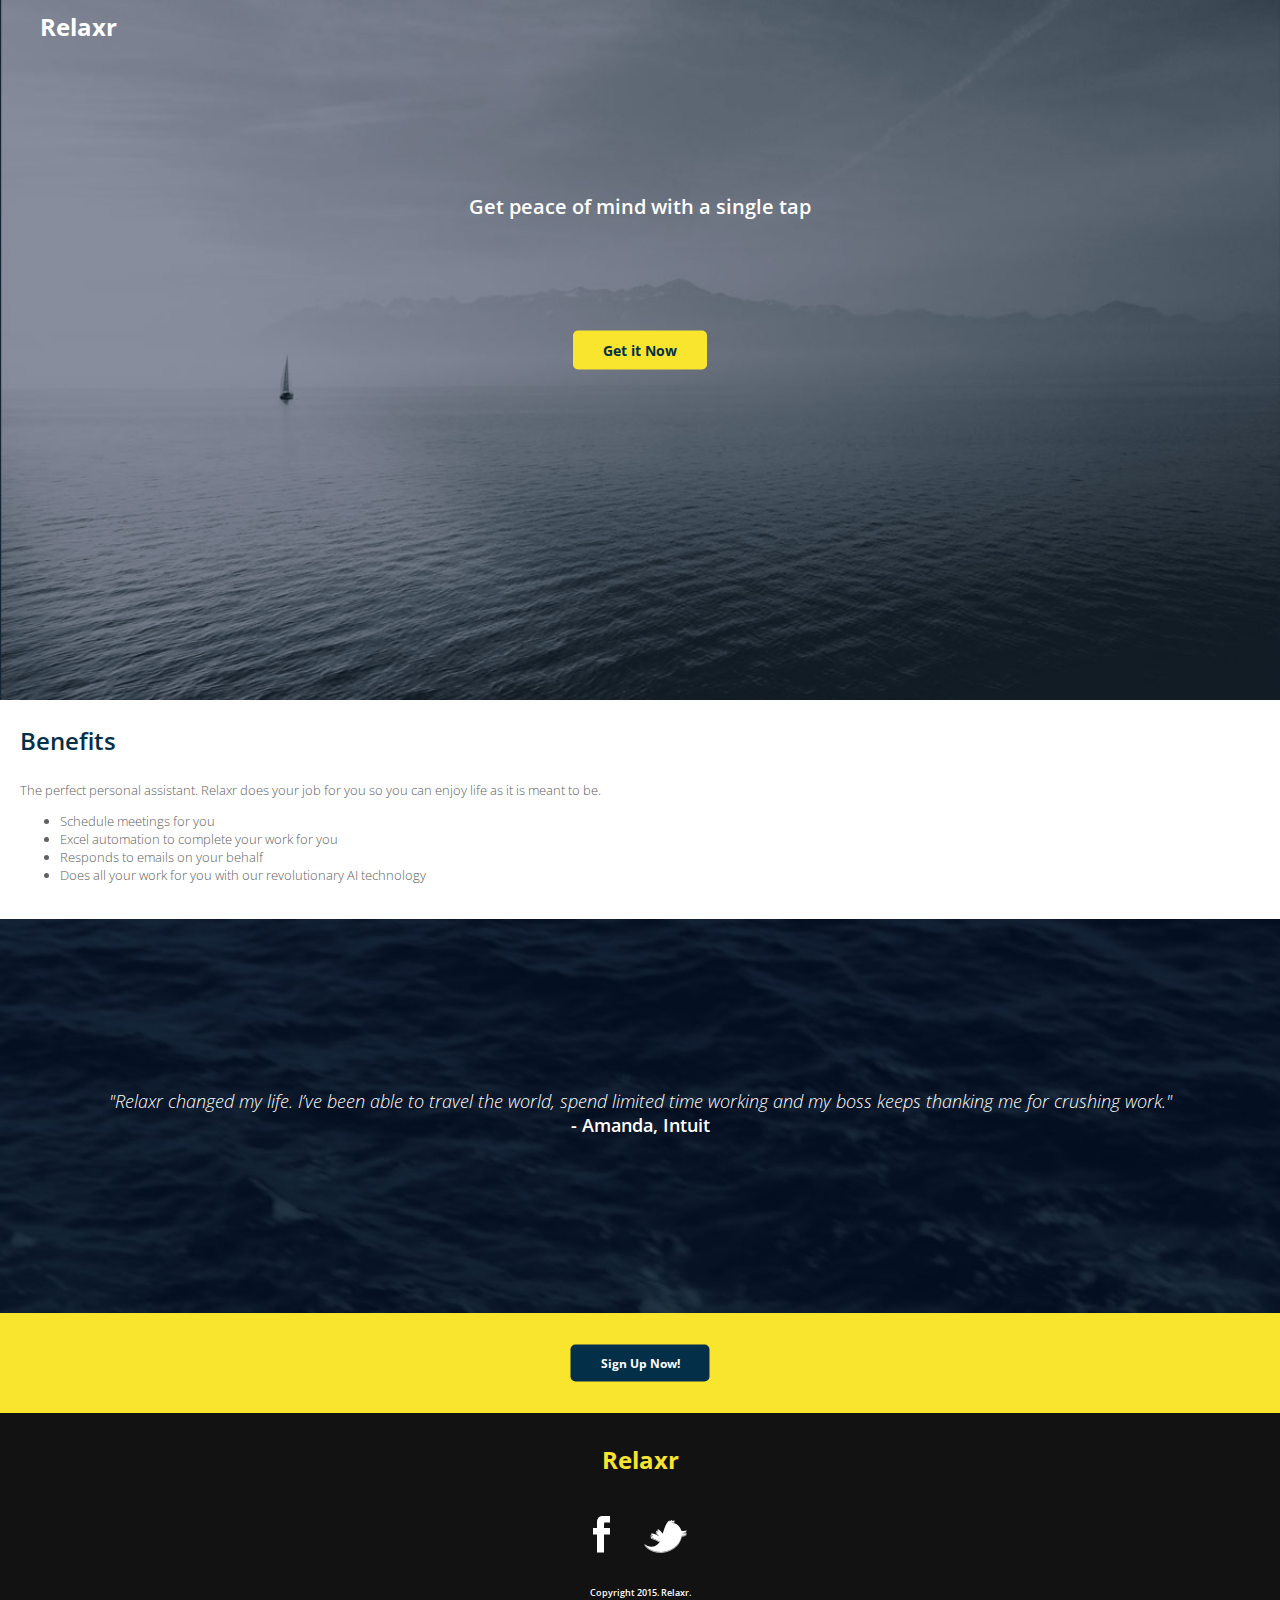
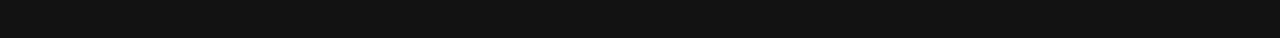
<file: Assignment 2/index.html>
<!DOCTYPE html>
<html lang="en">
	<head>
    	<meta charset="utf-8">
    	<link href="https://fonts.googleapis.com/css?family=Open+Sans:300,300i,400,400i,600,700,800" rel="stylesheet">
		<title>Relaxr</title>

		<!-- external CSS link -->
		<link rel="stylesheet" href="css/normalize.css">
		<link rel="stylesheet" href="css/style.css">
	</head>
	
	<body>
		<div id="container">
			<header class="blocks">
				<ul> 
					<li id="header-logo" class="logo"><a href="#">Relaxr</a></li>
				</ul>
				<h2>Get peace of mind with a single tap</h2>
				<a id="gin-button" class="button" href="#">Get it Now</a>
			</header>

			<section id="benefits">
				<h3>Benefits</h3>
				<div id="ad-copy">
					<p>The perfect personal assistant. Relaxr does your job for you so you can enjoy life as it is meant to be.</p>
					<ul>
						<li>Schedule meetings for you</li>
						<li>Excel automation to complete your work for you</li>
						<li>Responds to emails on your behalf</li>
						<li>Does all your work for you with our revolutionary AI technology</li>
					</ul>
				</div>
			</section>

			<section id="testimonial">
				<p id="quote">"Relaxr changed my life. I’ve been able to travel the world, spend limited time working and my boss keeps thanking me for crushing work."<br><span id="source">- Amanda, Intuit</span></p>
			</section>
			
			<aside>
				<a id="signup-button" class="button" href="#">Sign Up Now!</a>
			</aside>
			
			<footer>
				<p id="footer-logo" class="logo"><a href="#">Relaxr</a></p>
				<nav id="social">
					<a class="social-links" href="http://www.facebook.com"><img src="images/facebook.png"></a>
					<a class="social-links" href="http://www.twitter.com"><img src="images/twitter.png"></a>
				</nav>
				<p id="copyright">Copyright 2015. Relaxr.</p>
			</footer>
		</div><!-- #container -->
	</body>
</html>
</file>
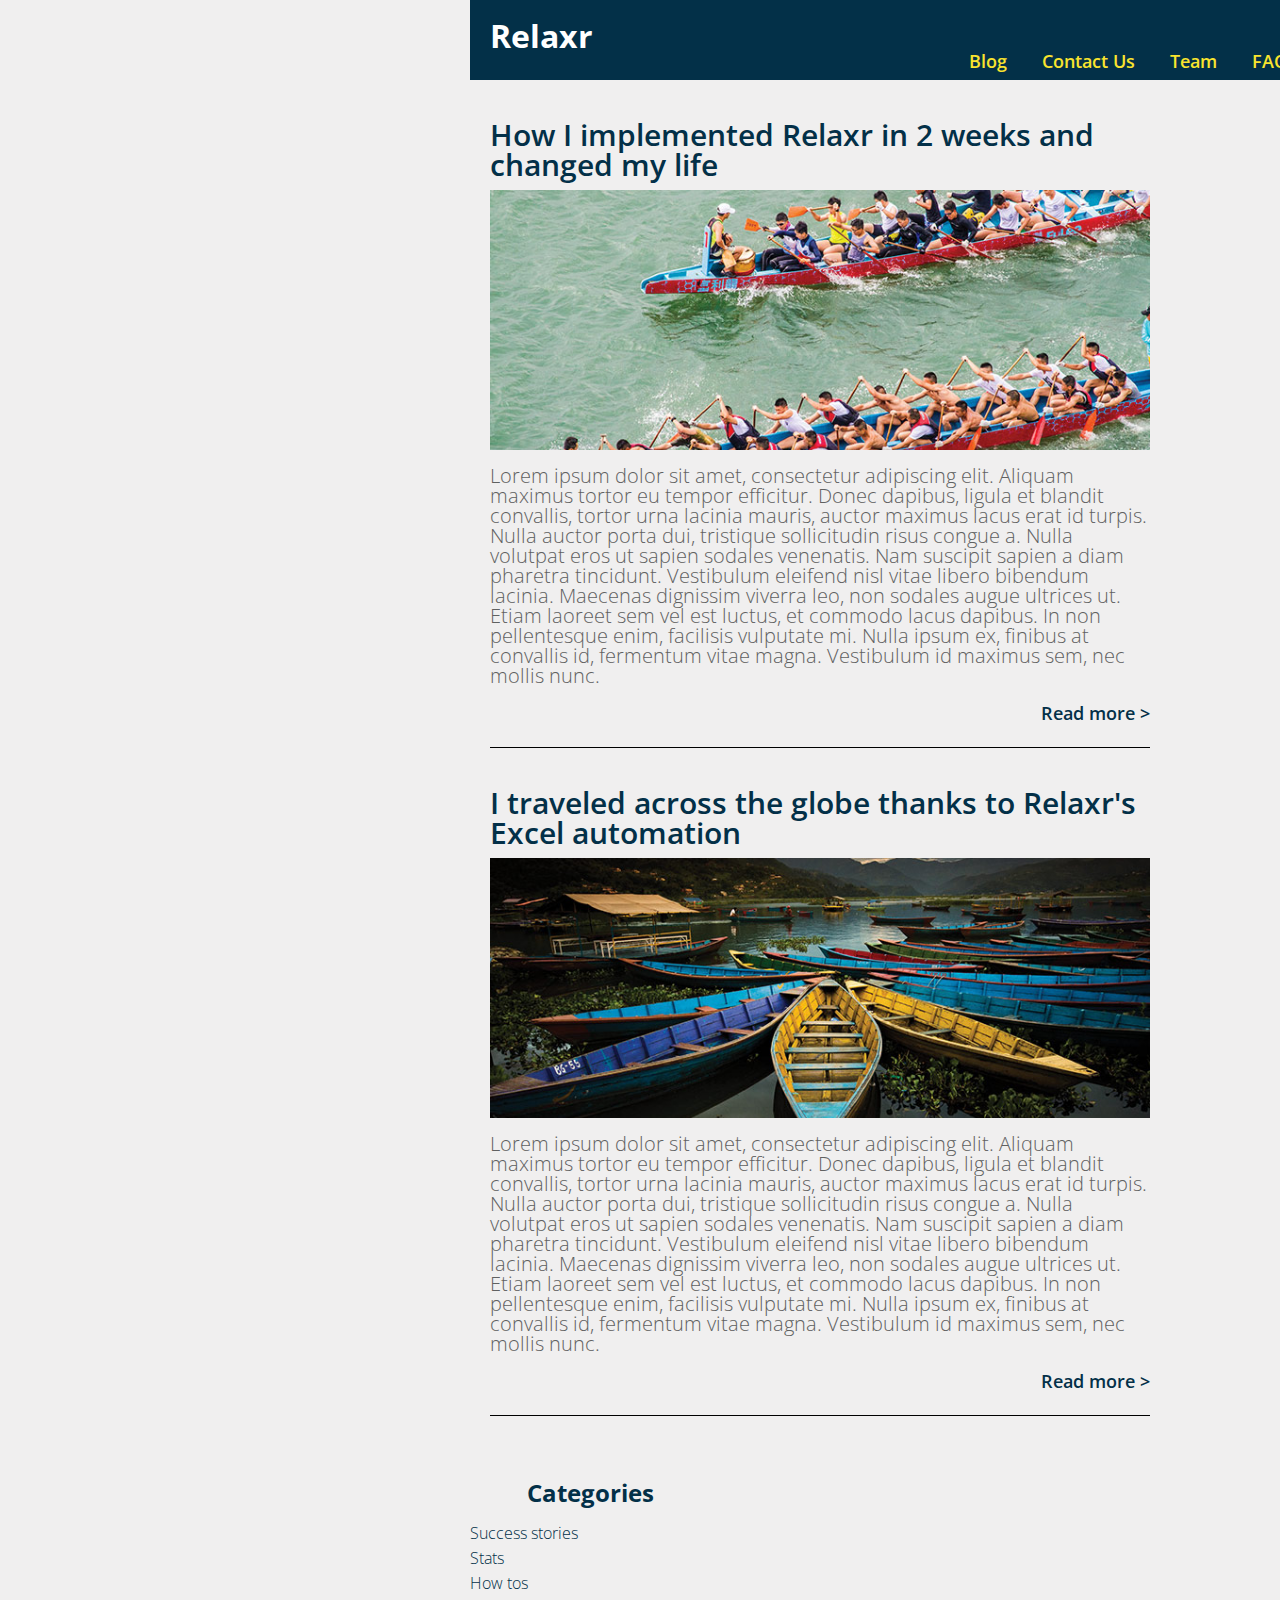
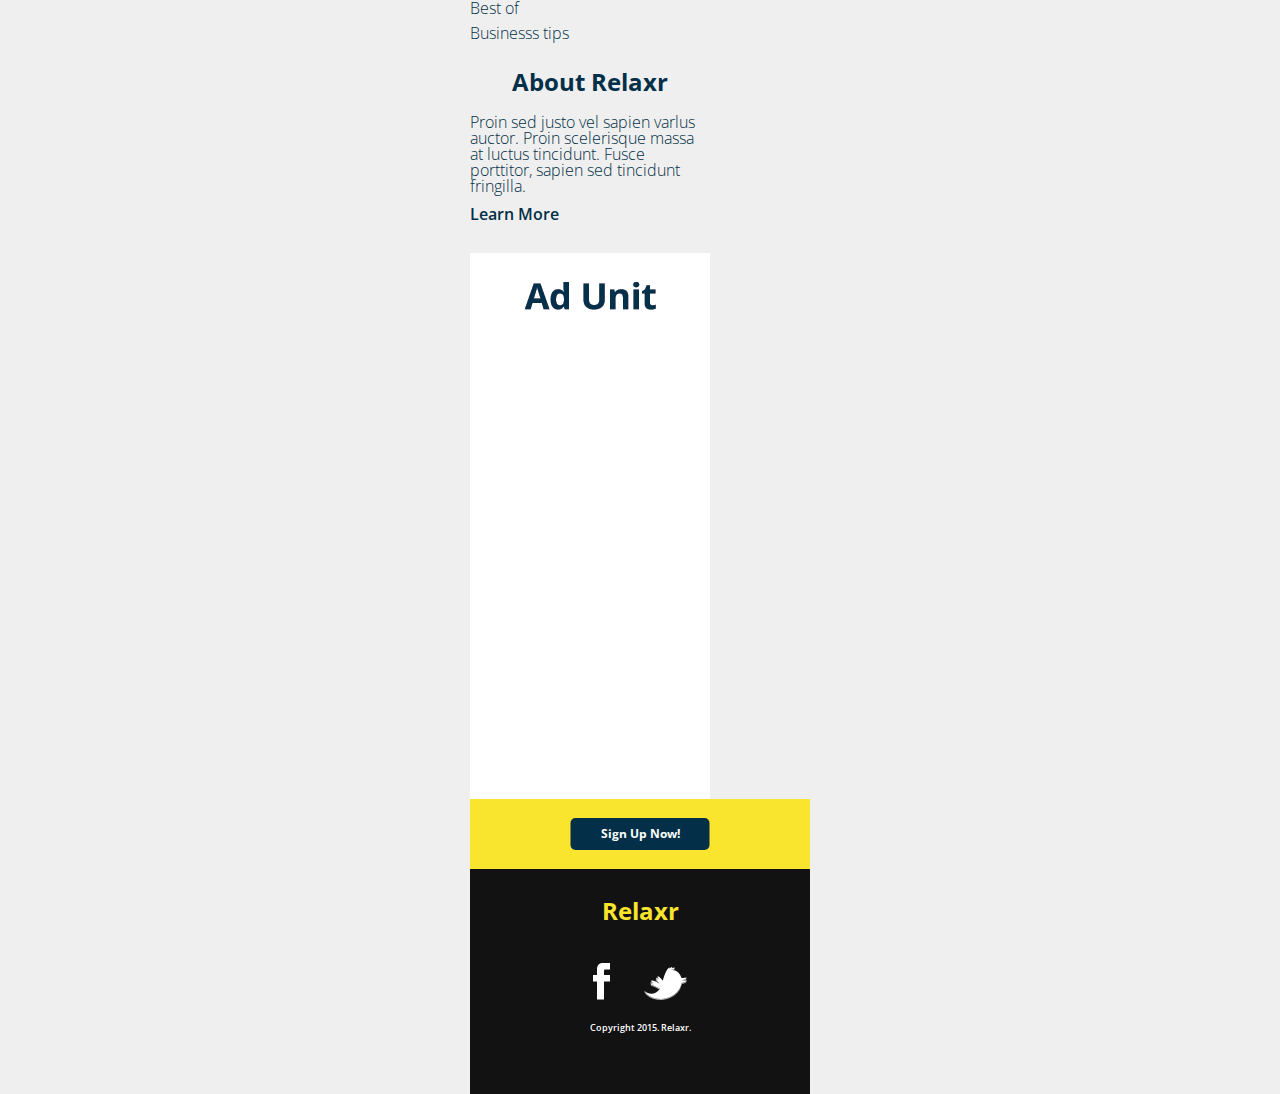
<file: Assignment 3/index.html>
<!DOCTYPE html>
<html>
<head>
	<title>Relaxr.</title>
	<link rel="stylesheet" href="./css/reset.css">
	<link href="https://fonts.googleapis.com/css?family=Open+Sans:300,300i,400,600,700,800" rel="stylesheet">
	<link rel="stylesheet" href="./css/style.css">
</head>

<body>

<header id="page-header">
	<p id="header-logo"><a href="#">Relaxr</a></p>
	<nav>
		<ul id="header-nav">
			<li><a href="#">About</a></li>
			<li><a href="#">FAQ</a></li>
			<li><a href="#">Team</a></li>
			<li><a href="#">Contact Us</a></li>
			<li><a href="#">Blog</a></li>
		</ul>
	</nav>
</header>
<section id="main">
	<article>
		<header class="article-header">
			<h1 class="header-text">How I implemented Relaxr in 2 weeks and changed my life</h1>
			<figure id="image-one" class="article-image"></figure>
		</header>
		<p class="article-text">Lorem ipsum dolor sit amet, consectetur adipiscing elit. Aliquam maximus tortor eu tempor efficitur. Donec dapibus, ligula et blandit convallis, tortor urna lacinia mauris, auctor maximus lacus erat id turpis. Nulla auctor porta dui, tristique sollicitudin risus congue a. Nulla volutpat eros ut sapien sodales venenatis. Nam suscipit sapien a diam pharetra tincidunt. Vestibulum eleifend nisl vitae libero bibendum lacinia. Maecenas dignissim viverra leo, non sodales augue ultrices ut. Etiam laoreet sem vel est luctus, et commodo lacus dapibus. In non pellentesque enim, facilisis vulputate mi. Nulla ipsum ex, finibus at convallis id, fermentum vitae magna. Vestibulum id maximus sem, nec mollis nunc.</p>
		<footer class="read-more"><a href="#">Read more ></a></footer>	
	</article>
	
	<article>
		<header class="article-header">
			<h1 class="header-text">I traveled across the globe thanks to Relaxr's Excel automation</h1>
			<figure id="image-two" class="article-image"></figure>
		</header>
		<p class="article-text">Lorem ipsum dolor sit amet, consectetur adipiscing elit. Aliquam maximus tortor eu tempor efficitur. Donec dapibus, ligula et blandit convallis, tortor urna lacinia mauris, auctor maximus lacus erat id turpis. Nulla auctor porta dui, tristique sollicitudin risus congue a. Nulla volutpat eros ut sapien sodales venenatis. Nam suscipit sapien a diam pharetra tincidunt. Vestibulum eleifend nisl vitae libero bibendum lacinia. Maecenas dignissim viverra leo, non sodales augue ultrices ut. Etiam laoreet sem vel est luctus, et commodo lacus dapibus. In non pellentesque enim, facilisis vulputate mi. Nulla ipsum ex, finibus at convallis id, fermentum vitae magna. Vestibulum id maximus sem, nec mollis nunc.</p>
		<footer class="read-more"><a href="#">Read more ></a></footer>	
	</article>
</section>

<section id="sidebar">
	<div class="sidebar-content">
		<h2>Categories</h2>
		<ul id="sidebar-nav">
			<li><a href="#">Success stories</a></li>
			<li><a href="#">Stats</a></li>
			<li><a href="#">How tos</a></li>
			<li><a href="#">Best of</a></li>
			<li><a href="#">Businesss tips</a></li>
		</ul>
	</div>
	<div class="sidebar-content">
		<h2>About Relaxr</h2>
		<p>Proin sed justo vel sapien varlus auctor. Proin scelerisque massa at luctus tincidunt.  Fusce porttitor, sapien sed tincidunt fringilla.</p>
		<a href="#">Learn More</a>
	</div>
	<div id="ad-unit">
	</div>
</section>

<aside id="signup">
	<a id="signup-button" class="button" href="#">Sign Up Now!</a>
</aside>
			
<footer id="page-footer">
	<p id="footer-logo"><a href="#">Relaxr</a></p>
	<nav id="social">
		<a class="social-links" href="http://www.facebook.com"><img src="images/facebook.png"></a>
		<a class="social-links" href="http://www.twitter.com"><img src="images/twitter.png"></a>
	</nav>
	<p id="copyright">Copyright 2015. Relaxr.</p>
</footer>

<script src="./js/script.js"></script>

</body>
</html>
</file>
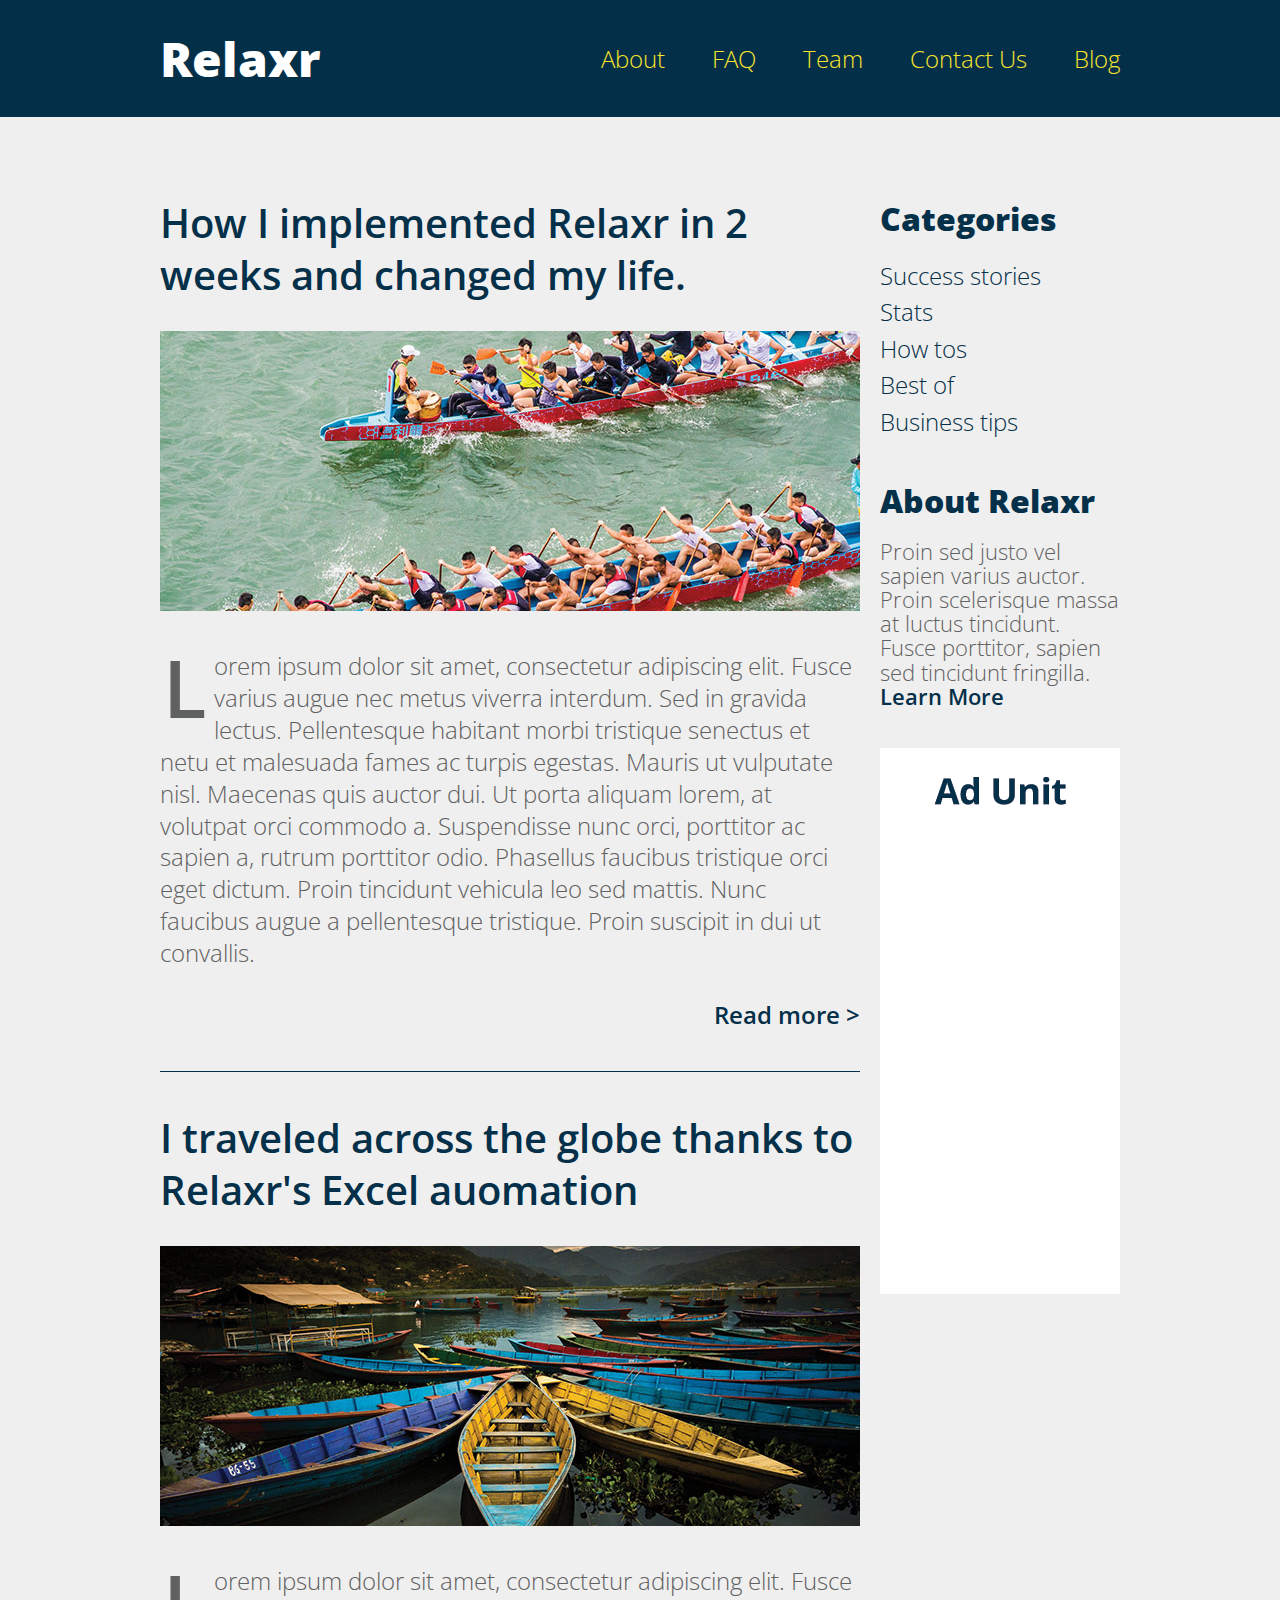
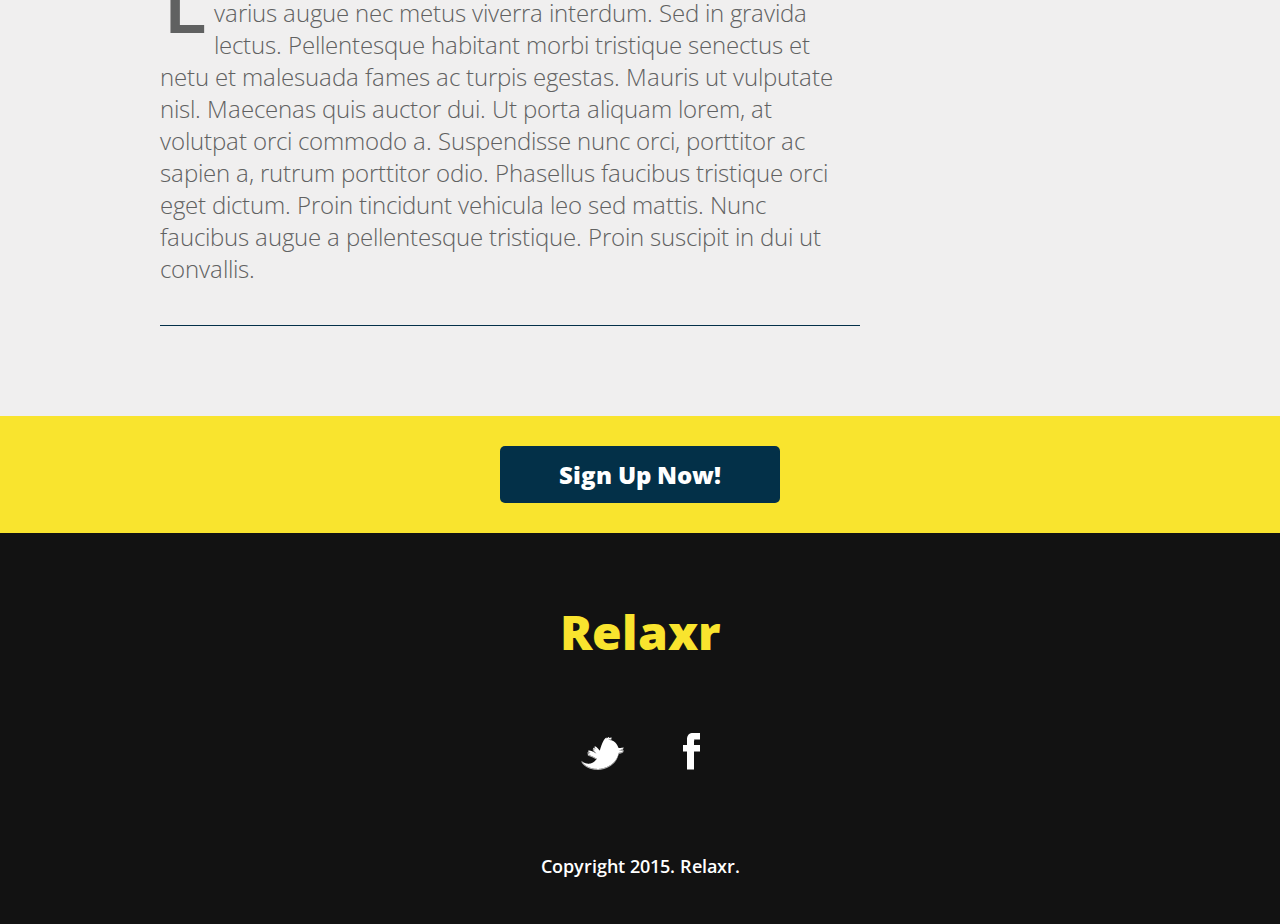
<file: Assignment 4/index.html>
<!DOCTYPE html>
<html>
	<head>
    
    	<meta name="description" content="The perfect personal assistant. Relaxr does your job for you so you can enjoy life as it is meant to be.">

		<title>Interactive Blog</title>
		

		<!-- external CSS links -->
		<link href='http://fonts.googleapis.com/css?family=Open+Sans:300italic,300,600,800' rel='stylesheet' type='text/css'>
		<link rel="stylesheet" href="css/reset.css">
		<link rel="stylesheet" href="css/style.css">
<script src="https://ajax.googleapis.com/ajax/libs/jquery/3.2.1/jquery.min.js"></script>

	</head>
	<body>
		<header>
			<div class="container">
				<h1 class="logo">Relaxr</h1>
				<nav>
					<ul>
						<li><a href="#">About</a></li>
						<li><a href="#">FAQ</a></li>
						<li><a href="#">Team</a></li>
						<li><a href="#">Contact Us</a></li>
						<li><a href="#">Blog</a></li>
					</ul>
				</nav>
			</div>
		</header>
		<section id="main">
			<div class="container">
				<section id="posts">
					<article class="post">
						<h2><a href="#">How I implemented Relaxr in 2 weeks and changed my life.</a></h2>
						<img src="images/blog_photo1.jpg" alt="Crew Meet">
						<p>Lorem ipsum dolor sit amet, consectetur adipiscing elit. Fusce varius augue nec metus viverra interdum. Sed in gravida lectus. Pellentesque habitant morbi tristique senectus et netu et malesuada fames ac turpis egestas. Mauris ut vulputate nisl.  Maecenas quis auctor dui. Ut porta aliquam lorem, at volutpat orci commodo a. Suspendisse nunc orci, porttitor ac sapien a, rutrum porttitor odio. Phasellus faucibus tristique orci eget dictum. Proin tincidunt vehicula leo sed mattis. Nunc faucibus augue a pellentesque tristique. Proin suscipit in dui ut convallis.</p>

						<p class="read-more"><a href="#">Read more &gt;</a></p>
						<p class="hide" id="show-this-on-click">Maecenas quis auctor dui. Ut porta aliquam lorem, at volutpat orci commodo a. Suspendisse nunc orci, porttitor ac sapien a, rutrum porttitor odio. Phasellus faucibus tristique orci eget dictum. Proin tincidunt vehicula leo sed mattis. Nunc faucibus augue a pellentesque tristique. Proin suscipit in dui ut convallis.</p>
						<p class="read-less hide"><a href="#">Read less &gt;</a></p>
					</article>
					<article class="post">
						<h2><a href="#">I traveled across the globe thanks to Relaxr's Excel auomation</a></h2>
						<img src="images/blog_photo2.jpg" alt="Canoes">
						<p>Lorem ipsum dolor sit amet, consectetur adipiscing elit. Fusce varius augue nec metus viverra interdum. Sed in gravida lectus. Pellentesque habitant morbi tristique senectus et netu et malesuada fames ac turpis egestas. Mauris ut vulputate nisl.  Maecenas quis auctor dui. Ut porta aliquam lorem, at volutpat orci commodo a. Suspendisse nunc orci, porttitor ac sapien a, rutrum porttitor odio. Phasellus faucibus tristique orci eget dictum. Proin tincidunt vehicula leo sed mattis. Nunc faucibus augue a pellentesque tristique. Proin suscipit in dui ut convallis.</p>

					</article>
				</section><!--
			--><aside id="sidebar">
					<h3>Categories</h3>
					<ul>
						<li><a href="#">Success stories</a></li>
						<li><a href="#">Stats</a></li>
						<li><a href="#">How tos</a></li>
						<li><a href="#">Best of</a></li>
						<li><a href="#">Business tips</a></li>
					</ul>
					<h3>About Relaxr</h3>
					<p>Proin sed justo vel sapien varius auctor. Proin scelerisque massa at luctus tincidunt. Fusce porttitor, sapien sed tincidunt fringilla.<br>
					<a href="#" class="learn-more">Learn More</a> <span class="hide" id="learn-more-text">Here is some more text about this fun thing!</p>
					<img src="images/ad-unit.png" alt="Ad Unit">
				</aside>
			</div>
		</section>

		<aside id="bottom-cta">
			<a class="button blue" href="#">Sign Up Now!</a>
		</aside>
		<footer>
			<h4 class="logo">Relaxr</h4>

			<ul>
				<li><a href="#"><img src="images/twitter.png" alt="Twitter logo"></a></li>
				<li><a href="#"><img src="images/facebook.png" alt="Facebook logo"></a></li>
			</ul>

			<p class="copyright">Copyright 2015. Relaxr.</p>
		</footer>
<script src="js/script.js"></script>


		<!-- jQuery files go here -->
	</body>
</html>
</file>
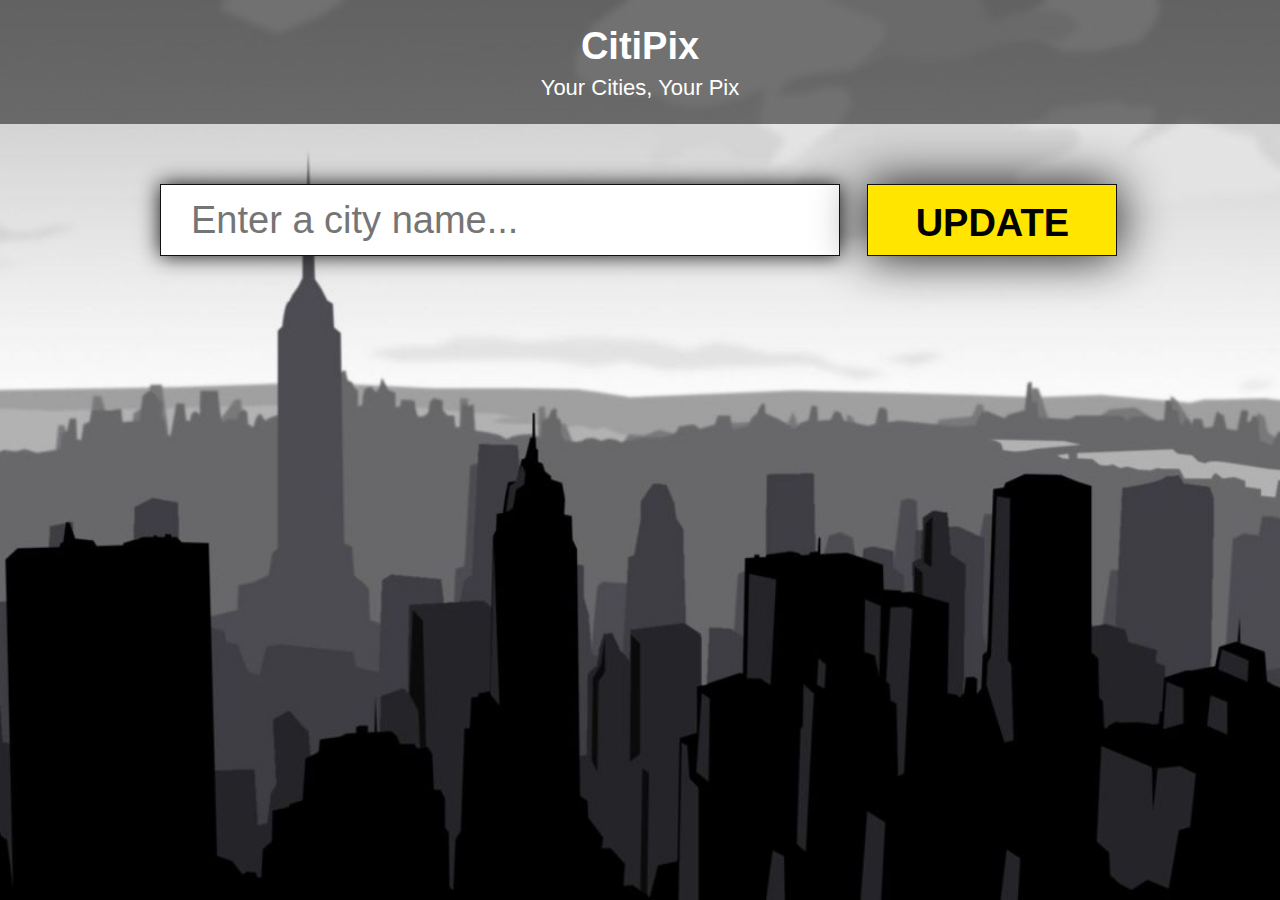
<file: Assignment 5/index.html>
<!DOCTYPE html>
<html lang="en">
<head>
<meta charset="utf-8">
<meta name="description" content="Your description goes here">
<meta name="keywords" content="one, two, three">
  <script src="https://ajax.googleapis.com/ajax/libs/jquery/3.2.1/jquery.min.js"></script>
<title>City Background</title>

<!-- external CSS link -->
<link rel="stylesheet" href="css/reset.css">
<link rel="stylesheet" href="css/style.css">

</head>
  <body>
    <header>
      <div class="title">
      <h1>CitiPix</h1>
      <p>Your Cities, Your Pix</p>
      </div>
    </header>
    <div class="container">
      <form>
      <input type="text" id="city-type" placeholder="Enter a city name...">
      <input type="submit" value="Update" id="submit-btn">
      </form>
    </div>


  <script src="js/index.js"></script>
  </body>
</html>
</file>
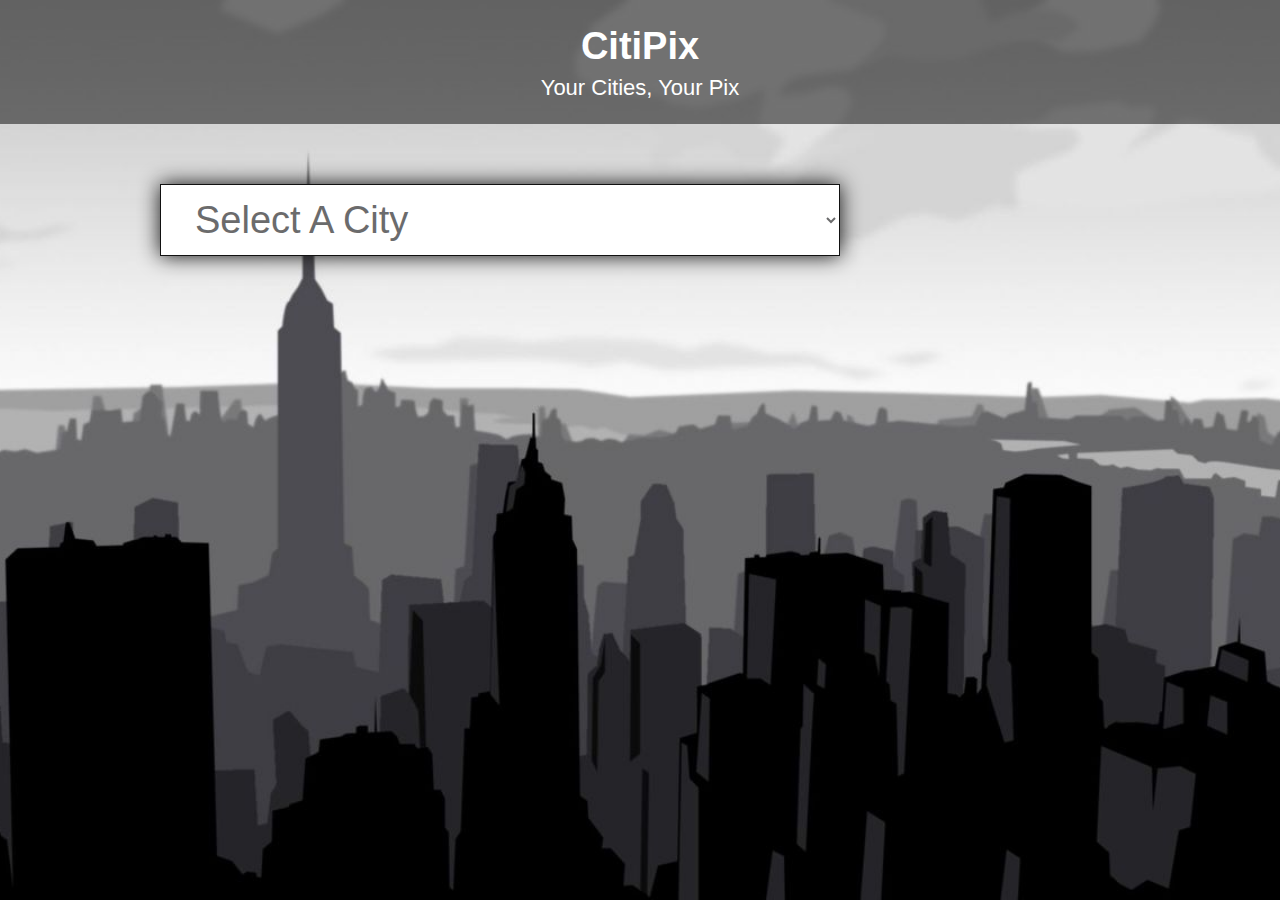
<file: Assignment 6/index.html>
<!DOCTYPE html>
<html lang="en">
<head>
  <meta charset="utf-8">
  <meta name="description" content="Your description goes here">
  <meta name="keywords" content="one, two, three">

  <title>City Background</title>

  <!-- external CSS link -->
  <link rel="stylesheet" href="css/reset.css">
  <link rel="stylesheet" href="css/style.css">

</head>
<body>
  <header>
    <div class="title">
    <h1>CitiPix</h1>
    <p>Your Cities, Your Pix</p>
    </div>
  </header>
  <div class="container">
    <form>
      <select id="city-type">
      </select>
    </form>
  </div>
  <script src="js/jquery.js"></script>
  <script src="js/index.js"></script>
</body>
</html>
</file>
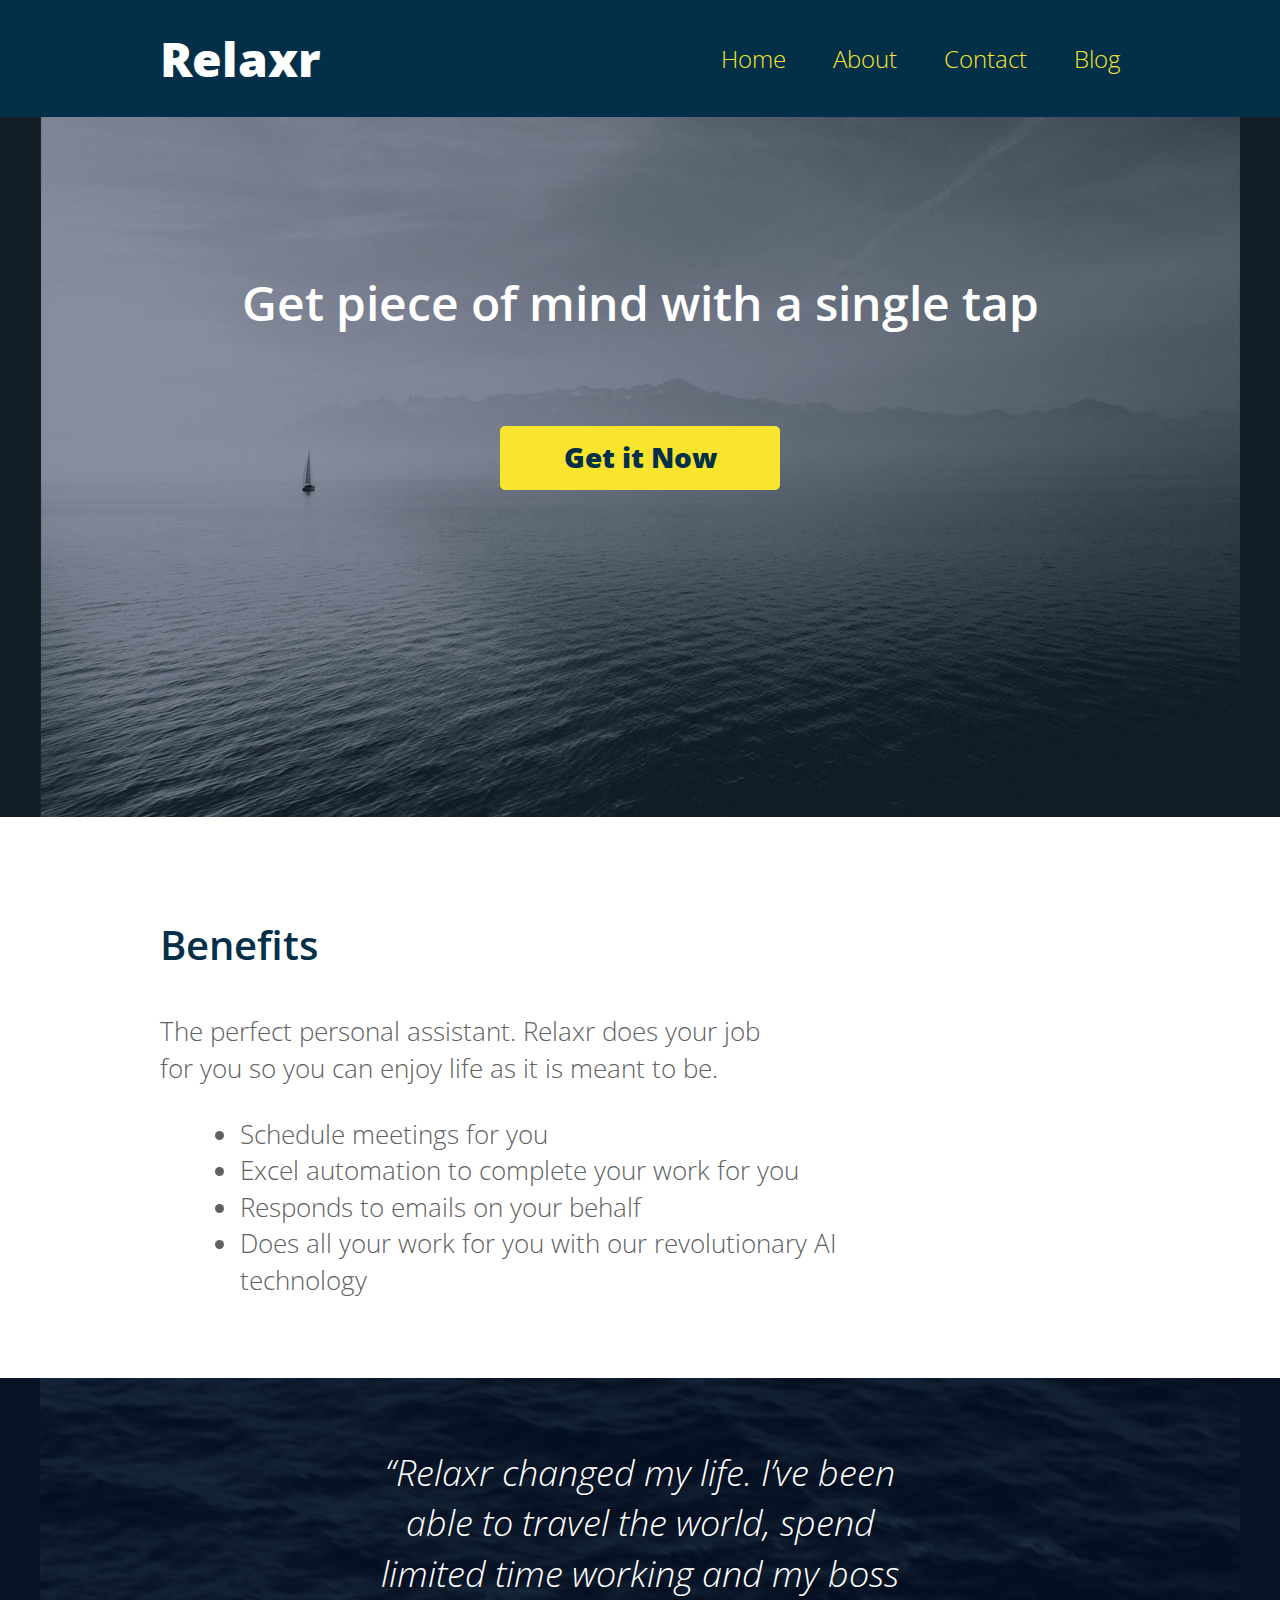
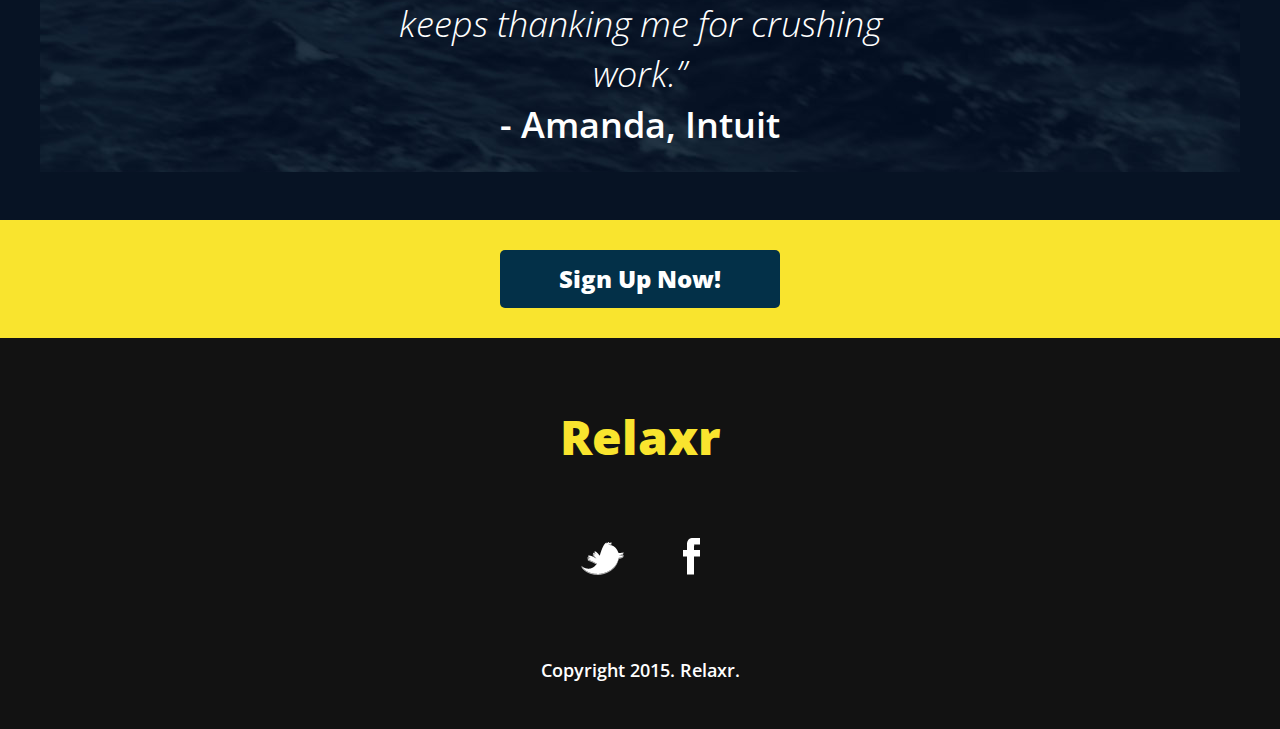
<file: Assignment 7/index.html>
<!DOCTYPE html>
<html lang="en">
	<head>
    	<meta charset="utf-8">
    	<meta name="description" content="The perfect personal assistant. Relaxr does your job for you so you can enjoy life as it is meant to be.">

		<title>Relaxr Landing Page</title>
		<link href='http://fonts.googleapis.com/css?family=Open+Sans:300italic,300,600,800' rel='stylesheet' type='text/css'>

		<!-- external CSS link -->
		<link rel="stylesheet" href="css/reset.css">
		<link rel="stylesheet" href="css/style.css">

	</head>
	<body>
		<header>
			<div class="container">
				<h1 class="logo">Relaxr</h1>
				<nav>
					<ul>
						<li>
							<div class="line"></div>
							<div class="line"></div>
							<div class="line"></div>
						</li>
						<li><a href="index.html">Home</a></li>
						<li><a href="#">About</a></li>
						<li><a href="#">Contact</a></li>
						<li><a href="blog.html">Blog</a></li>
					</ul>
				</nav>
			</div>
		</header>
		<section id="hero">
			<div class="container">
				<h2>Get piece of mind with a single tap</h2>
				<a class="button yellow" href="#">Get it Now</a>
			</div>
		</section>
		<section id="benefits">
			<div class="container">
				<h3>Benefits</h3>
				<p>The perfect personal assistant. Relaxr does your job for you so you can enjoy life as it is meant to be.</p>
				<ul>
					<li>Schedule meetings for you</li>
					<li>Excel automation to complete your work for you</li>
					<li>Responds to emails on your behalf</li>
					<li>Does all your work for you with our revolutionary AI technology</li>
				</ul>
			</div>
		</section>
		<section id="testimonial">
			<div class="container">
				<blockquote>&ldquo;Relaxr changed my life. I&rsquo;ve been able to travel the world, spend limited time working and my boss keeps thanking me for crushing work.&rdquo;
				<span>- Amanda, Intuit</span></blockquote>
			</div>
		</section>
		<aside id="bottom-cta">
			<a class="button blue" href="#">Sign Up Now!</a>
		</aside>
		<footer>
			<h4 class="logo">Relaxr</h4>

			<ul>
				<li><a href="#"><img src="images/twitter.png" alt="Twitter logo"></a></li>
				<li><a href="#"><img src="images/facebook.png" alt="Facebook logo"></a></li>
			</ul>

			<p class="copyright">Copyright 2015. Relaxr.</p>
		</footer>
		<script src="https://ajax.googleapis.com/ajax/libs/jquery/3.2.1/jquery.min.js"></script>
		<script src="js/index.js"></script>
	</body>
</html>
</file>
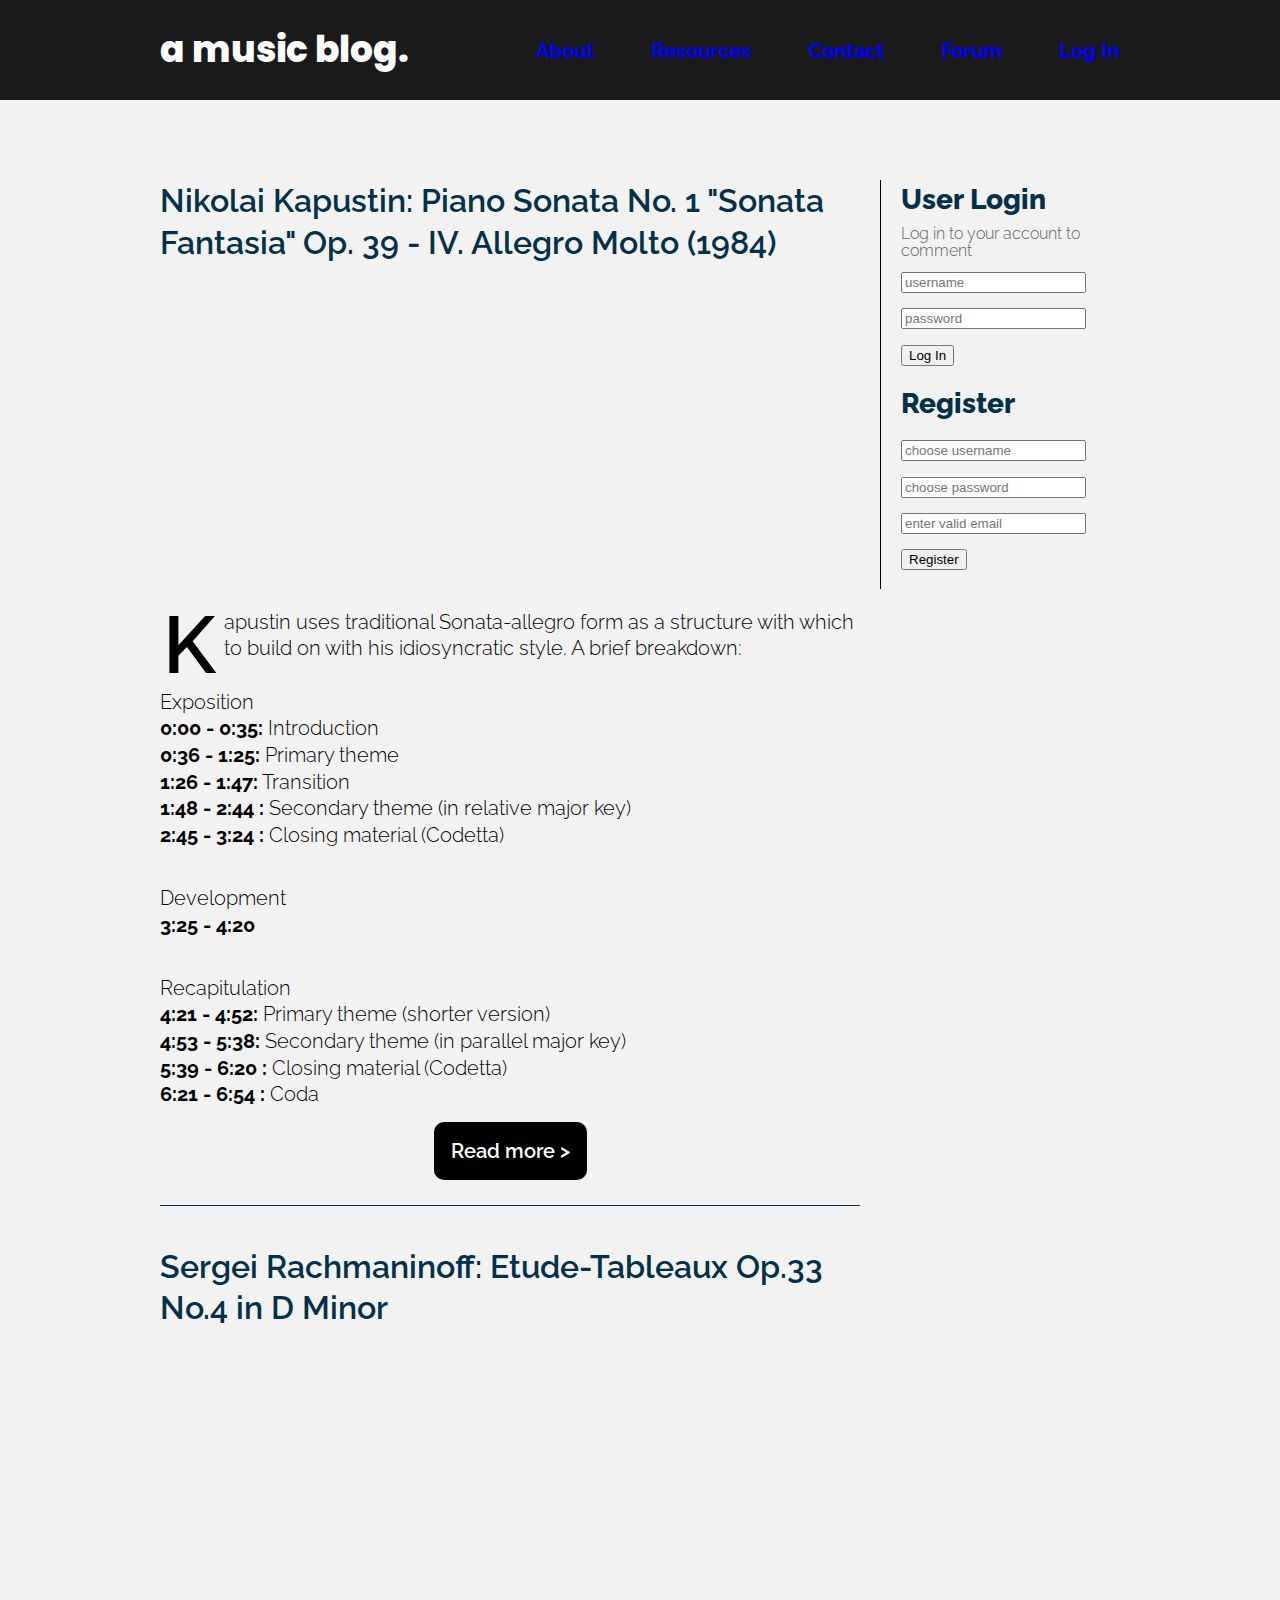
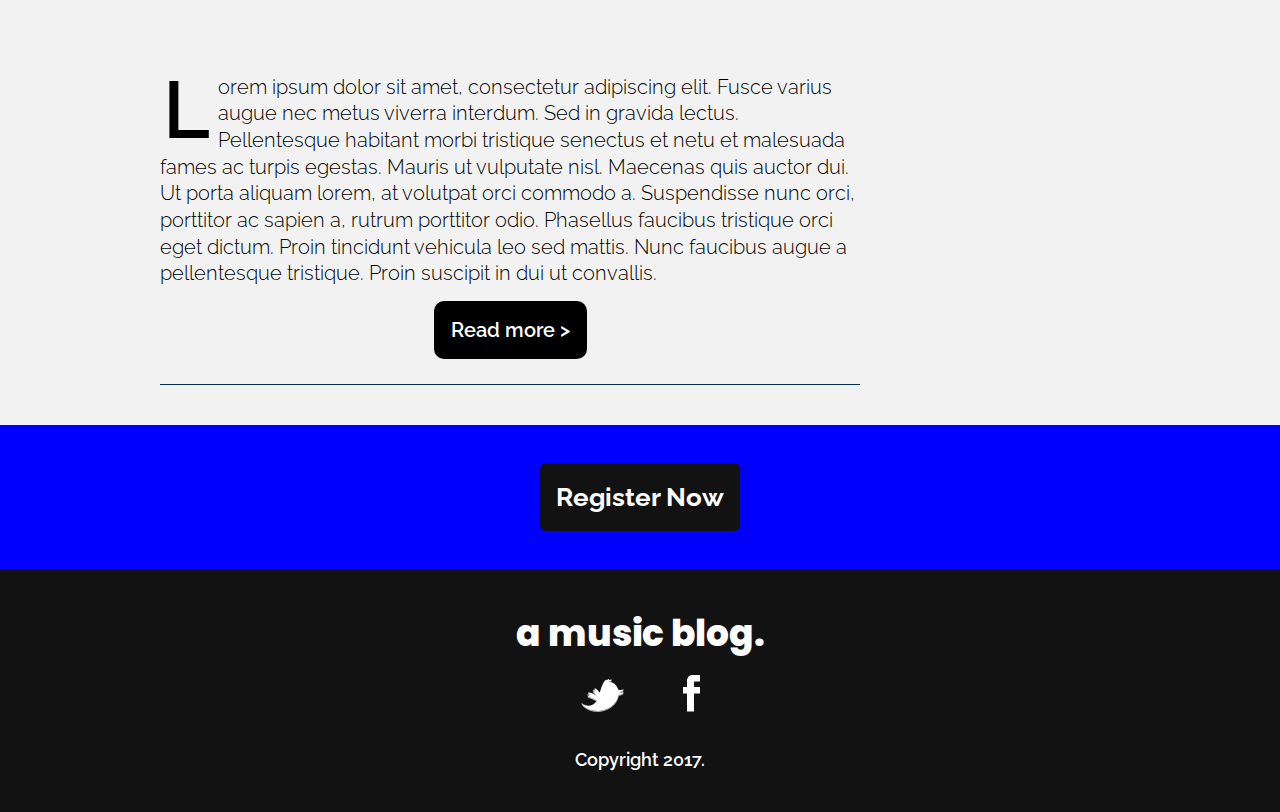
<file: Final Project/index.html>
<!DOCTYPE html>
<html>
<head>
	<title>con alcune licenze: a music blog</title>
		<meta name="referrer" content="origin">

	<link href='http://fonts.googleapis.com/css?family=Open+Sans:300italic,300,600,800' rel='stylesheet' type='text/css'>
	<link href="https://fonts.googleapis.com/css?family=Raleway:300,300i,400,400i,500,500i,600,600i,700,700i,800" rel="stylesheet">
	<link href="https://fonts.googleapis.com/css?family=Poppins:400,500,600,700" rel="stylesheet">
	<link rel="stylesheet" href="css/reset.css">
	<link rel="stylesheet" href="css/style.css">
	<script src="https://ajax.googleapis.com/ajax/libs/jquery/3.2.1/jquery.min.js"></script>

</head>

<body>
	<div id="page-content">
		<header>
			<div class="container">
				<h1 class="logo"><a id="top-logo" href="#">a music blog.</a></h1>
				<nav>
					<ul>
						<li>
              				<div class="line"></div>
              				<div class="line"></div>
              				<div class="line"></div>
            			</li>
						<li><a href="#">About</a></li>
						<li><a href="#">Resources</a></li>
						<li><a href="#">Contact</a></li>
						<li><a href="#">Forum</a></li>
						<li><a href="#username">Log In</a></li>
					</ul>
				</nav>
			</div>
		</header>
		<section id="main">
			<div class="container">
				<section id="posts">
					<article class="post">
						<h2><a href="#">Nikolai Kapustin: Piano Sonata No. 1 "Sonata Fantasia" Op. 39 - IV. Allegro Molto (1984)</a></h2>
						<iframe class="youtube" width="560" height="315" src="https://www.youtube.com/embed/mTTpefuYAcQ" frameborder="0" allowfullscreen></iframe>
						
						<p>Kapustin uses traditional Sonata-allegro form as a structure with which to build on with his idiosyncratic style.  A brief breakdown:</br></br>
						
						<h6>Exposition</h6>
						<ul>
							<li><span class="times">0:00 - 0:35:</span> Introduction</li>
							<li><span class="times">0:36 - 1:25:</span> Primary theme</li>
							<li><span class="times">1:26 - 1:47:</span> Transition</li>
							<li><span class="times">1:48 - 2:44  :</span> Secondary theme (in relative major key)</li>
							<li><span class="times">2:45 - 3:24  :</span> Closing material (Codetta)</li>
						</ul></br>
						
						<h6>Development</h6>
						<ul>
							<li><span class="times">3:25 - 4:20</span></li>
							
						</ul></br>
						
						<h6>Recapitulation</h6>
						<ul>
							<li><span class="times">4:21 - 4:52:</span> Primary theme (shorter version)</li>
							<li><span class="times">4:53 - 5:38:</span> Secondary theme (in parallel major key)</li>
							<li><span class="times">5:39 - 6:20  :</span> Closing material (Codetta)</li>
							<li><span class="times">6:21 - 6:54  :</span> Coda</li>
						</ul>

						</p>

						<p class="read-more"><a href="#">Read more &gt;</a></p>
						<div class="hide show-this-on-click"></br><p>The sonata begins with a short but energetic introduction in d minor. There is a "call-and-response" thing going on here, where the bass poses a question, then the treble clef answers with a few chords. A fast run of 16th notes leads to the next question and answer. Kapustin uses lots of extended chords such as major and minor 9ths and 11ths to build on top of the deep bass notes.  A few variations of this lead to a mini-ending which arpeggiates up the keyboard and rings out</p>

						</br><p>The primary theme in D minor begins with a short pickup in the bass.  It is a highly syncopated theme first defined in triads and thirds:</p>
						
						</br><img class="music-pic" src="images/fig1.png">

						</br><p>After a brief transition and a similar pause to the end of the introduciton, the secondary theme is introduced.  It is a jaunty, syncopated, jazzy melody in F major:</p>

						</br><img class="music-pic" src="images/fig2.png">
						</div>

						<p class="read-less hide"><a href="#">Read less &gt;</a></p>
						
					</article>
					
					<article class="post">
						<h2><a href="#">Sergei Rachmaninoff: Etude-Tableaux Op.33 No.4 in D Minor</a></h2>
						<iframe class="youtube" width="560" height="315" src="https://www.youtube.com/embed/rQG8IeClBkw" frameborder="0" allowfullscreen></iframe>
						<p>Lorem ipsum dolor sit amet, consectetur adipiscing elit. Fusce varius augue nec metus viverra interdum. Sed in gravida lectus. Pellentesque habitant morbi tristique senectus et netu et malesuada fames ac turpis egestas. Mauris ut vulputate nisl.  Maecenas quis auctor dui. Ut porta aliquam lorem, at volutpat orci commodo a. Suspendisse nunc orci, porttitor ac sapien a, rutrum porttitor odio. Phasellus faucibus tristique orci eget dictum. Proin tincidunt vehicula leo sed mattis. Nunc faucibus augue a pellentesque tristique. Proin suscipit in dui ut convallis.</p>

						<p class="read-more"><a href="#">Read more &gt;</a></p>
						<div class="hide show-this-on-click"></br><p>Ut gravida leo sit amet tortor tincidunt, vitae euismod tortor rutrum. Nam ac lorem consectetur nulla efficitur eleifend. Duis vehicula erat nulla, a sollicitudin tellus ornare eget. Duis pellentesque aliquet posuere. Proin scelerisque diam venenatis, sollicitudin leo a, auctor libero. Class aptent taciti sociosqu ad litora torquent per conubia nostra, per inceptos himenaeos. Nunc mi magna, varius gravida rutrum quis, mollis non felis.


						</p>
   						</br><img class="music-pic" src="images/fig3.png">
   						</br><p>Ut eget lobortis diam, sit amet lacinia nulla. Donec maximus euismod ante. Etiam tristique nec augue eu tincidunt. Donec facilisis suscipit lacus, sagittis scelerisque mi vulputate eu. Fusce a leo tristique, sollicitudin dolor ac, accumsan nibh. Suspendisse gravida efficitur sodales. Suspendisse blandit sodales nisl. Morbi at feugiat lorem.</p>
   						</br><img class="music-pic" src="images/fig4.png">
   						<p>Curabitur dapibus laoreet nibh non ullamcorper. Praesent gravida metus risus, vel commodo nulla lobortis vel. Nullam lobortis id odio vitae lobortis. Praesent enim risus, tincidunt a urna in, dictum ullamcorper lorem. Donec sed metus sed velit pretium suscipit faucibus in massa. Mauris interdum hendrerit aliquet. Duis iaculis viverra nibh, non aliquam arcu.</p>

						</div>
						
						<p class="read-less hide"><a href="#">Read less &gt;</a></p>

					</article>
				</section><!--
			--><aside id="sidebar">
					<h3>User Login</h3>
					<p id="login-text">Log in to your account to comment</p>
					<form >
						<input id="username" class="login" type="text" placeholder="username"></input>
						<input class="login" type="password" placeholder="password"></input></br>
						<input id="submit-button" type="submit" value="Log In"></input>
						
					</form>
					 
					<h3>Register</h3>
					<form name="register" action="https://formspree.io/bryansaylor1@gmail.com"  method="POST">
						
						<input id="select-username" name="chooseUsername" type="text" placeholder="choose username">
						<input name="choosePassword" type="password" placeholder="choose password">
						<input name="enterEmail" type="email" placeholder="enter valid email">
						<input type="submit" name="registerBtn" value="Register">


					</form>
					
				</aside>
			</div>
		</section>
		<aside id="register-btn-area">
			<a id="register-btn" href="#select-username">Register Now</a>
		</aside>
		
		<footer>
			<h4 class="logo">a music blog.</h4>

			<ul>
				<li><a href="#"><img src="images/twitter.png" alt="Twitter logo"></a></li>
				<li><a href="https://www.facebook.com/bryan.saylor.3"><img src="images/facebook.png" alt="Facebook logo"></a></li>
			</ul>

			<p class="copyright">Copyright 2017.</p>
		</footer>
		</div>
		<div id="modal" class="modal">
		</div>
<script src="js/script.js"></script>

		<!-- jQuery files go here -->
	</body>
</html>
</file>
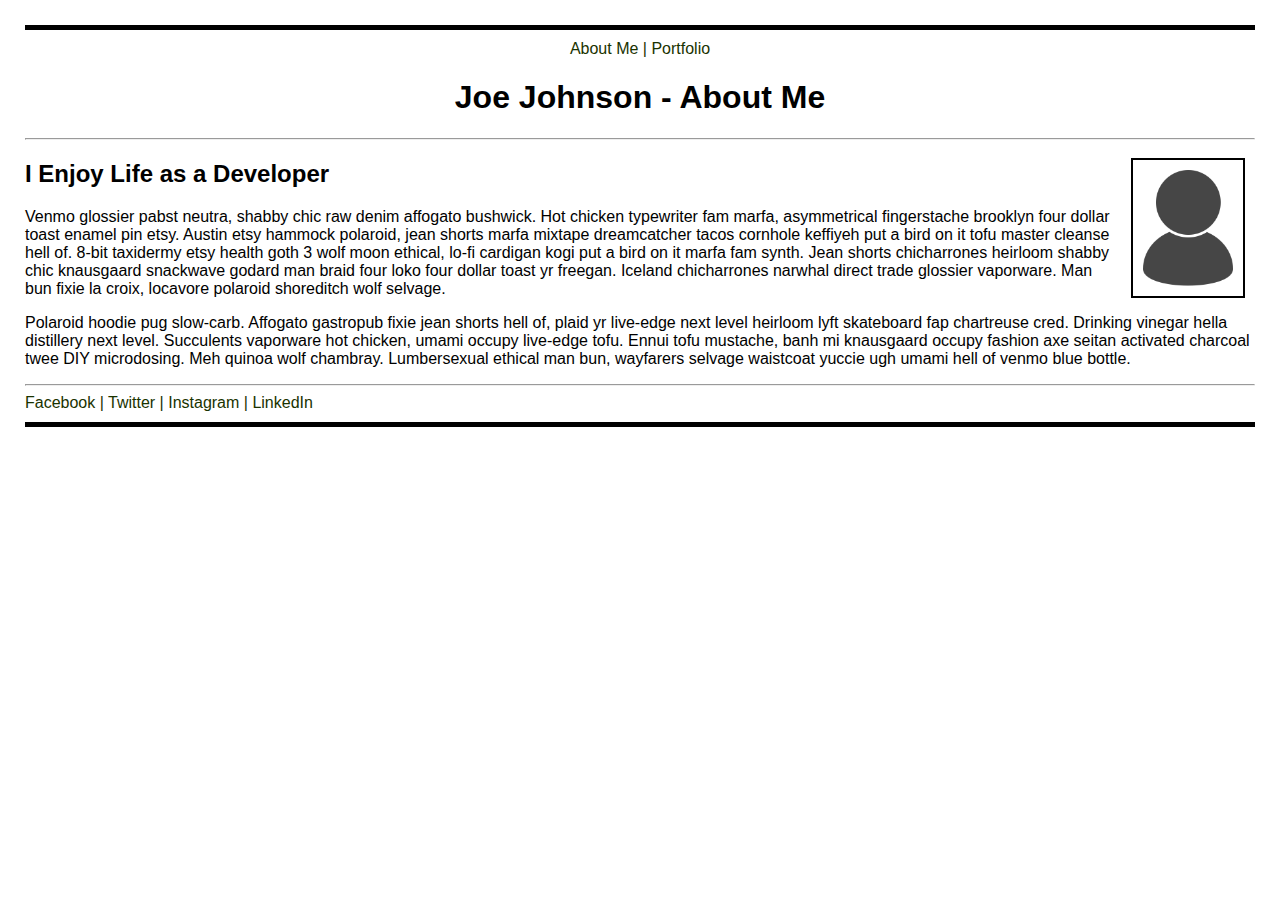
<file: Assignment 1/about.html>
<!DOCTYPE html>
<html>
<head>
	<title>Joe Johnson | About Me</title>
	<link rel="stylesheet" href="style.css">
</head>

<body>
	<header> <!-- solid line -->
		<nav id="top-navbar">
			<a href="about.html">About Me |</a>
			<a href="portfolio.html">Portfolio</a>
		</nav>

		<h1>Joe Johnson - About Me</h1>
	</header>
	
	<hr>

	<img id="avatar" src="images/avatar.png" alt="Avatar">
	<h2>I Enjoy Life as a Developer</h2>

	<p>Venmo glossier pabst neutra, shabby chic raw denim affogato bushwick. Hot chicken typewriter fam marfa, asymmetrical fingerstache brooklyn four dollar toast enamel pin etsy. Austin etsy hammock polaroid, jean shorts marfa mixtape dreamcatcher tacos cornhole keffiyeh put a bird on it tofu master cleanse hell of. 8-bit taxidermy etsy health goth 3 wolf moon ethical, lo-fi cardigan kogi put a bird on it marfa fam synth. Jean shorts chicharrones heirloom shabby chic knausgaard snackwave godard man braid four loko four dollar toast yr freegan. Iceland chicharrones narwhal direct trade glossier vaporware. Man bun fixie la croix, locavore polaroid shoreditch wolf selvage.</p>

	<p>Polaroid hoodie pug slow-carb. Affogato gastropub fixie jean shorts hell of, plaid yr live-edge next level heirloom lyft skateboard fap chartreuse cred. Drinking vinegar hella distillery next level. Succulents vaporware hot chicken, umami occupy live-edge tofu. Ennui tofu mustache, banh mi knausgaard occupy fashion axe seitan activated charcoal twee DIY microdosing. Meh quinoa wolf chambray. Lumbersexual ethical man bun, wayfarers selvage waistcoat yuccie ugh umami hell of venmo blue bottle.</p>

	<hr>

	<footer>
		<nav id="bottom-navbar">
			<a href="http://facebook.com">Facebook |</a>
			<a href="http://twitter.com">Twitter |</a>
			<a href="http://instagram.com">Instagram |</a>
			<a href="http://linkedin.com">LinkedIn</a>
		</nav>
	</footer>

</body>
</html>
</file>
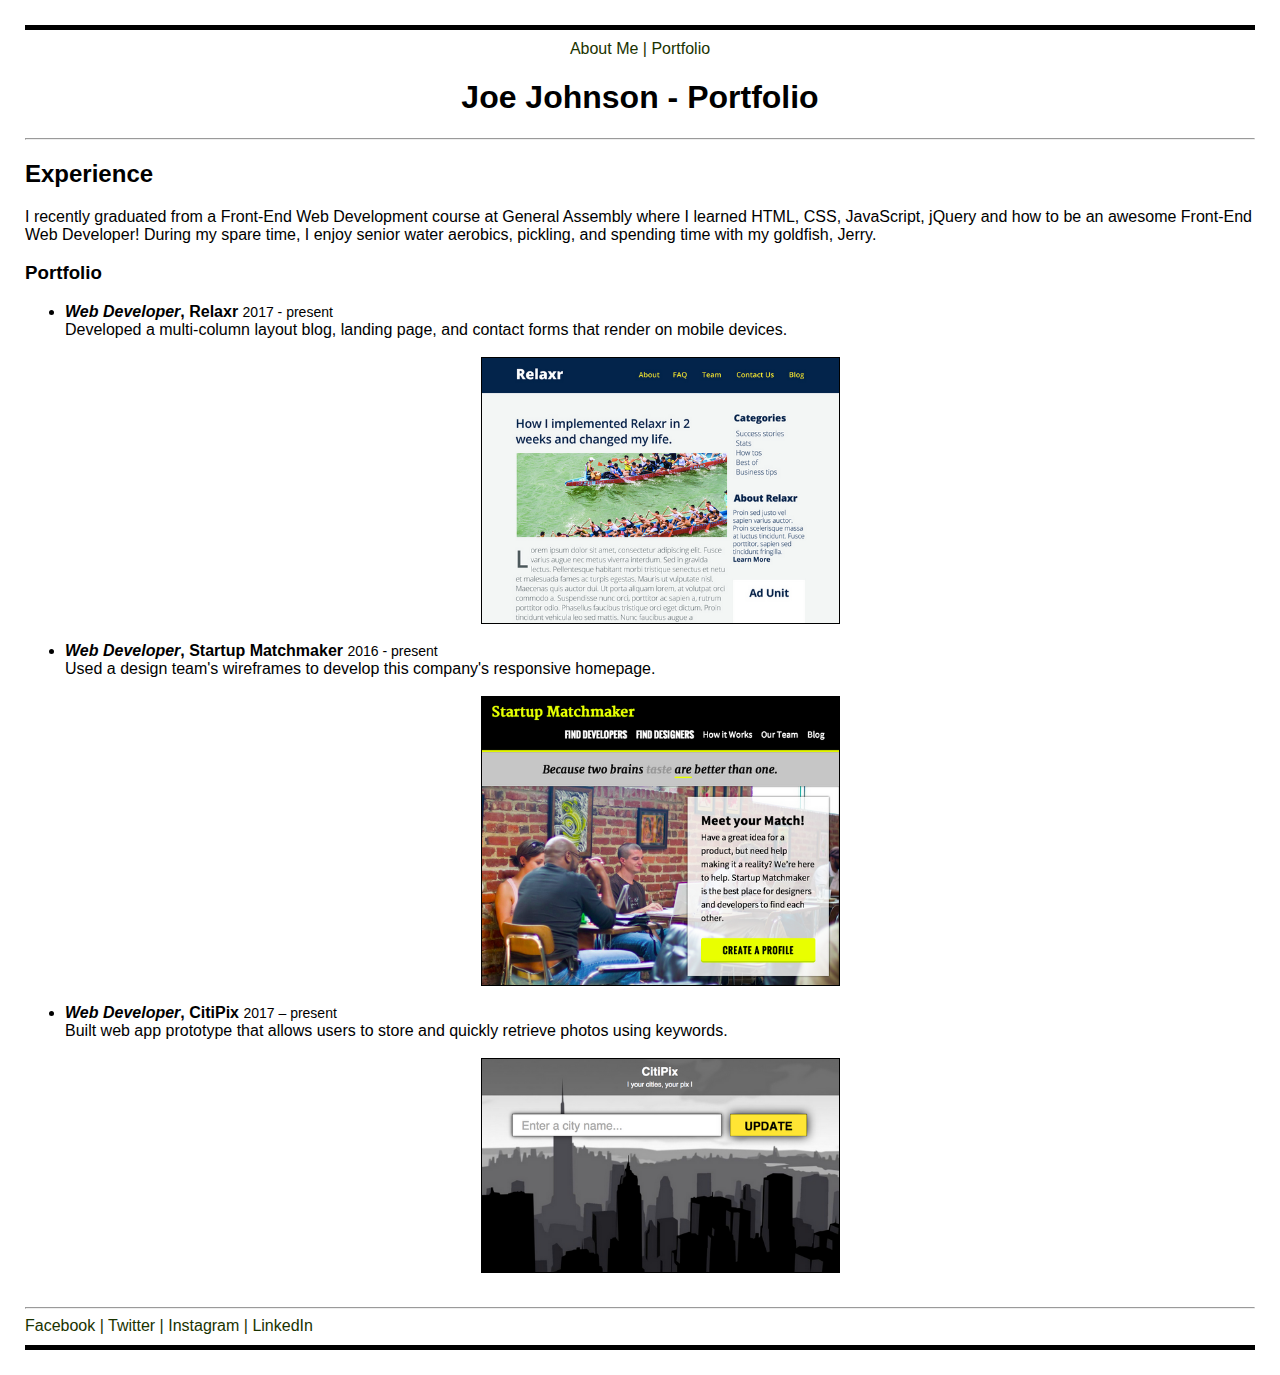
<file: Assignment 1/portfolio.html>
<!DOCTYPE html>
<html>
<head>
	<title>Portfolio</title>
	<link rel="stylesheet" href="style.css">
</head>

<body>
	<header> <!-- solid line -->
		<nav id="top-navbar">
			<a href="about.html">About Me |</a>
			<a href="portfolio.html">Portfolio</a>
		</nav>
		<h1>Joe Johnson - Portfolio</h1>
	</header>
	
	<hr>

	<h2>Experience</h2>
						
	<p>I recently graduated from a Front-End Web Development course at General Assembly where I learned HTML, CSS, JavaScript, jQuery and how to be an awesome Front-End Web Developer! During my spare time, I enjoy senior water aerobics, pickling, and spending time with my goldfish, Jerry.</p>
				
	<h3>Portfolio</h3>
				
	<ul>
		<li><strong><em>Web Developer</em>, Relaxr  </strong><div id="years">2017 - present</div><br>
		Developed a multi-column layout blog, landing page, and contact forms that render on mobile devices.</li><br>
		
		<img id="thumbnails" src="images/relaxr_deliverable.png" alt="Relaxr"><br>

		<li><strong><em>Web Developer</em>, Startup Matchmaker  </strong><div id="years">2016 - present</div><br>
		Used a design team's wireframes to develop this company's responsive homepage.</li><br>

		<img id="thumbnails" src="images/startup_matchmaker_deliverable.png" alt="Startup Matchmaker"><br>

		<li><strong><em>Web Developer</em>, CitiPix  </strong><div id="years">2017 – present</div></strong><br>
		Built web app prototype that allows users to store and quickly retrieve photos using keywords.</li><br>

		<img id="thumbnails" src="images/citipix_deliverable.png" alt="CitiPix"><br>
		</ul>

	<hr>
	
	<footer>
		<nav id="bottom-navbar">
			<a href="http://facebook.com">Facebook |</a>
			<a href="http://twitter.com">Twitter |</a>
			<a href="http://instagram.com">Instagram |</a>
			<a href="http://linkedin.com">LinkedIn</a>
		</nav>
	</footer>

</body>
</html>
</file>
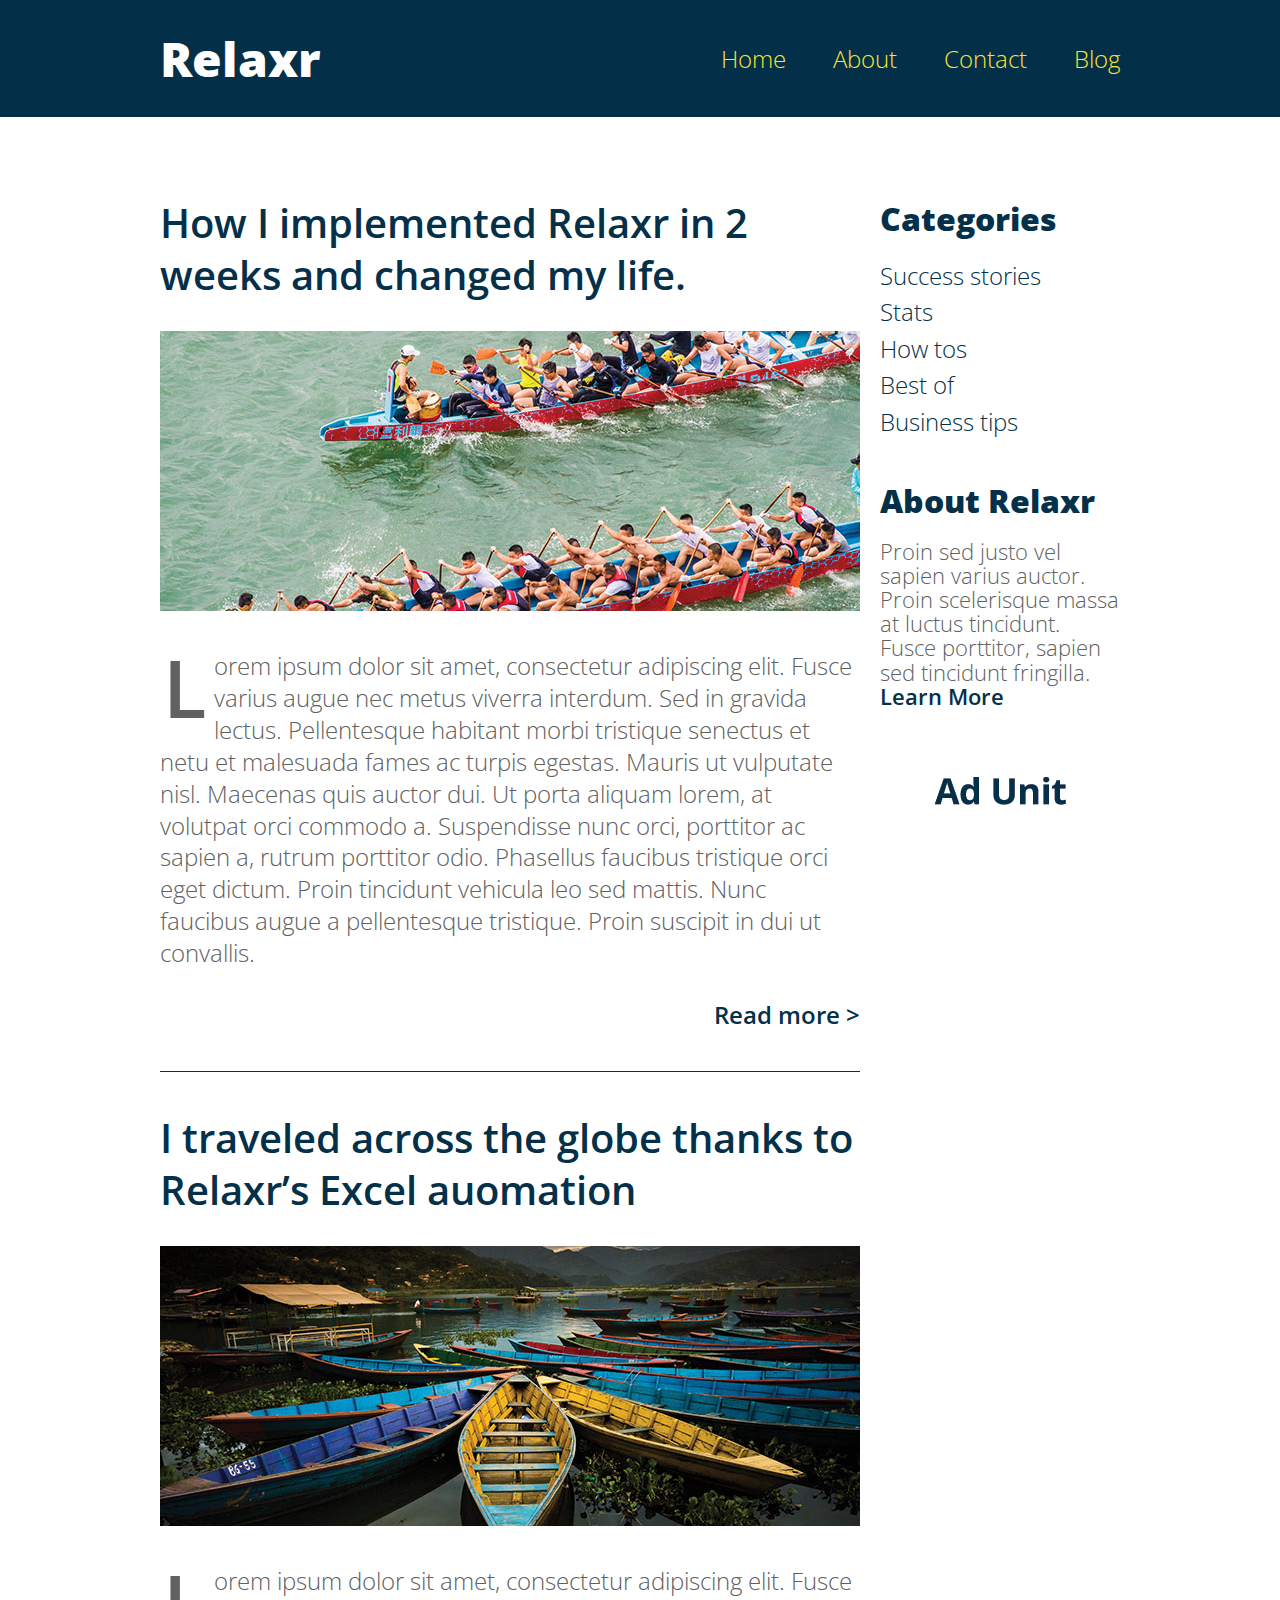
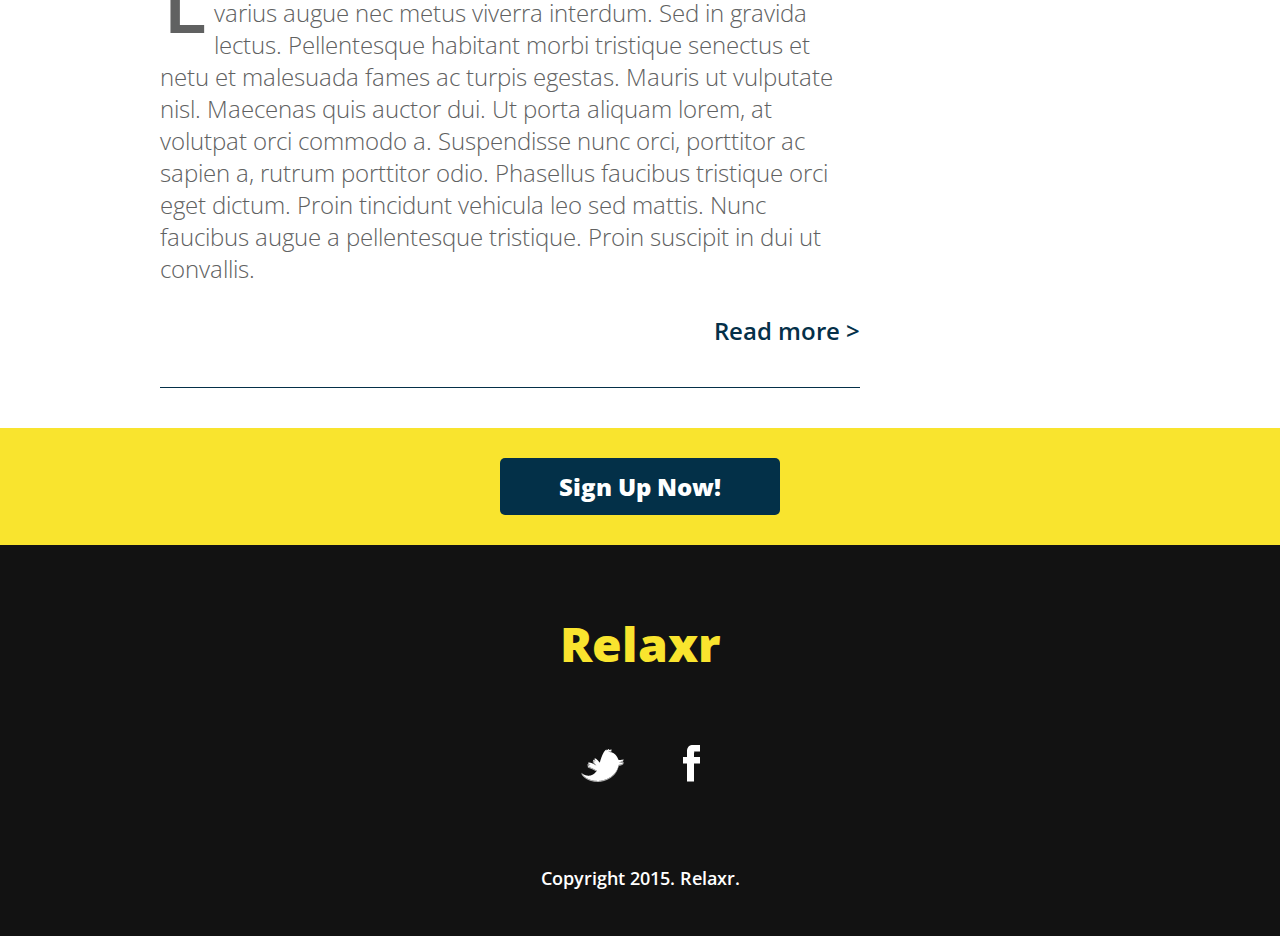
<file: Assignment 7/blog.html>
<!DOCTYPE html>
<html lang="en">
	<head>
    	<meta charset="utf-8">
    	<meta name="description" content="The perfect personal assistant. Relaxr does your job for you so you can enjoy life as it is meant to be.">

		<title>Relaxr Blog</title>
		<link href='http://fonts.googleapis.com/css?family=Open+Sans:300italic,300,600,800' rel='stylesheet' type='text/css'>

		<!-- external CSS link -->
		<link rel="stylesheet" href="css/reset.css">
		<link rel="stylesheet" href="css/style.css">

	</head>
	<body>
		<header>
			<div class="container">
				<h1 class="logo">Relaxr</h1>
				<nav>
					<ul>
					<li>
							<div class="line"></div>
							<div class="line"></div>
							<div class="line"></div>
						</li>
						<li><a href="index.html">Home</a></li>
						<li><a href="#">About</a></li>
						<li><a href="#">Contact</a></li>
						<li><a href="blog.html">Blog</a></li>
					</ul>
				</nav>
			</div>
		</header>
		<section id="main">
			<div class="container">
				<section id="posts">
					<article class="post">
						<h2><a href="#">How I implemented Relaxr in 2 weeks and changed my life.</a></h2>
						<img src="images/blog_photo1.jpg" alt="Crew Meet">
						<p>Lorem ipsum dolor sit amet, consectetur adipiscing elit. Fusce varius augue nec metus viverra interdum. Sed in gravida lectus. Pellentesque habitant morbi tristique senectus et netu et malesuada fames ac turpis egestas. Mauris ut vulputate nisl.  Maecenas quis auctor dui. Ut porta aliquam lorem, at volutpat orci commodo a. Suspendisse nunc orci, porttitor ac sapien a, rutrum porttitor odio. Phasellus faucibus tristique orci eget dictum. Proin tincidunt vehicula leo sed mattis. Nunc faucibus augue a pellentesque tristique. Proin suscipit in dui ut convallis.</p>

						<p class="readmore"><a href="#">Read more &gt;</a></p>
					</article>
					<article class="post">
						<h2><a href="#">I traveled across the globe thanks to Relaxr’s Excel auomation</a></h2>
						<img src="images/blog_photo2.jpg" alt="Canoes">
						<p>Lorem ipsum dolor sit amet, consectetur adipiscing elit. Fusce varius augue nec metus viverra interdum. Sed in gravida lectus. Pellentesque habitant morbi tristique senectus et netu et malesuada fames ac turpis egestas. Mauris ut vulputate nisl.  Maecenas quis auctor dui. Ut porta aliquam lorem, at volutpat orci commodo a. Suspendisse nunc orci, porttitor ac sapien a, rutrum porttitor odio. Phasellus faucibus tristique orci eget dictum. Proin tincidunt vehicula leo sed mattis. Nunc faucibus augue a pellentesque tristique. Proin suscipit in dui ut convallis.</p>

						<p class="readmore"><a href="#">Read more &gt;</a></p>
					</article>
				</section><!--
			--><aside id="sidebar">
					<h3>Categories</h3>
					<ul>
						<li><a href="#">Success stories</a></li>
						<li><a href="#">Stats</a></li>
						<li><a href="#">How tos</a></li>
						<li><a href="#">Best of</a></li>
						<li><a href="#">Business tips</a></li>
					</ul>
					<h3>About Relaxr</h3>
					<p>Proin sed justo vel sapien varius auctor. Proin scelerisque massa at luctus tincidunt. Fusce porttitor, sapien sed tincidunt fringilla.<br>
					<a href="">Learn More</a></p>
					<img src="images/ad-unit.png" alt="Ad Unit">
				</aside>
			</div>
		</section>

		<aside id="bottom-cta">
			<a class="button blue" href="#">Sign Up Now!</a>
		</aside>
		<footer>
			<h4 class="logo">Relaxr</h4>

			<ul>
				<li><a href="#"><img src="images/twitter.png" alt="Twitter logo"></a></li>
				<li><a href="#"><img src="images/facebook.png" alt="Facebook logo"></a></li>
			</ul>

			<p class="copyright">Copyright 2015. Relaxr.</p>
		</footer>
		<script src="https://ajax.googleapis.com/ajax/libs/jquery/3.2.1/jquery.min.js"></script>
		<script src="js/index.js"></script>
	</body>
</html>
</file>
<file: Assignment 2/css/style.css>
* {
  box-sizing: border-box;
}

body {
  margin: 0;
}

a {
  text-decoration: none;
  color: white;
}
header {
  background-image: url("../images/header_bg.jpg");
  background-size: 100% ;
  width: 100%;
  height: 700px;
  position: relative;
}

#header-logo {
  display: inline-block;
  margin: 0;
  padding-top: 10px;
}

.logo {
  font-family: 'Open Sans', sans-serif;
  font-size: 24px;
  font-weight: 700;
}

h2 {
  font-family: 'Open Sans', sans-serif;
  font-size: 20px;
  font-weight: 600;
  color: white;
  text-align: center;
  margin-top: 150px;
}

h3 {
  font-family: 'Open Sans', sans-serif;
  font-size: 24px;
  font-weight: 600;
  color: #033048;
}

#ad-copy {
  font-family: 'Open Sans', sans-serif;
  font-size: 13px;
  font-weight: 300;
  color: #606161;
}

#benefits {
  margin-top: 20px;
  margin-bottom: 35px;
  margin-left: 20px;
}

#gin-button {
  font-size: 14px;
  background-color: #f9e42e;
  color: #033048;
}

#signup-button {
  font-size: 12px;
  background-color: #033048;
  color: white;
}

.button {
  font-family: 'Open Sans', sans-serif;
  font-weight: 700;
  border-radius: 5px;
  padding: 10px 30px 10px 30px;
  text-decoration: none;
  position: absolute;
  top: 50%;
  left: 50%;
  transform: translate(-50%, -50%);
}

#testimonial {
  background-image: url("../images/testimonial_bg.jpg");
  height: 394px;
  width: 100%;
  background-size: cover;
  position: relative;
}

aside {
  width: 100%;
  height: 100px;
  background-color: #f9e42e;
  position: relative;
}

ul {
  margin: 0;
}

#quote {
  font-family: 'Open Sans', sans-serif;
  font-size: 18px;
  font-weight: 300;
  font-style: italic;
  color: white;
  text-align: center;
  padding-top: 170px;
}

#source {
  font-family: 'Open Sans', sans-serif;
  font-size: 18px;
  font-weight: 600;
  font-style: normal;
  color: white;
  text-align: center;
}

#footer-logo {
  margin: 0;
  text-align: center;
  padding-top: 30px;
  padding-bottom: 40px;
}

#footer-logo a {
  color: #f9e42e;
}

footer {
  background-color: #121212;
  height: 225px;
}

#social {
  list-style-type: none;
  text-align: center; 
}

.social-links {
  padding: 15px;
}

#copyright {
  font-family: 'Open Sans', sans-serif;
  font-size: 9px;
  font-weight: 600;
  color: white;
  text-align: center;
  padding-top: 20px;
}
</file>
<file: Assignment 3/css/style.css>
*{
  box-sizing: border-box;
}

body {
  /*font-family: 'Open Sans', sans-serif;*/
  margin-left: 470px;
  margin-right: 470px;
  background-color: #f0efef;
}

#page-header {
  width: 940px;
  background-color: #033048;
  height: 80px;
  /*position: relative;*/
}

#header-logo a {
  font-family: 'Open Sans', sans-serif;
  font-size: 32px;
  font-weight: 700;
  color: white;
  padding: 20px;
  padding-bottom: 0;
  width: 100px;
  text-decoration: none;
  margin-top: 10px;
}

#header-logo {
  padding-top: 20px;
}


#header-nav li a {
  font-family: 'Open Sans', sans-serif;
  font-size: 18px;
  font-weight: 600;
  display: inline;
  float: right;
  text-decoration: none;
  color: #f9e42e;
  /*padding-bottom: 25px;*/
  padding-right: 35px;
}

#main {
  width: 700px;
  float: left;
  padding-left: 20px;
  padding-right: 20px;
}

.header-text {
  font-family: 'Open Sans', sans-serif;
  font-size: 30px;
  font-weight: 600;
  color: #033048;
  padding-top: 40px;
  padding-bottom: 10px;
}

.article-image {
  background-size: cover;
  height: 260px;

}

#image-one {
  background-image: url("../images/blog_photo1.jpg")
}

#image-two {
  background-image: url("../images/blog_photo2.jpg")
}

.article-text {
  font-family: 'Open Sans', sans-serif;
  padding-top: 16px;
  font-size: 20px;
  font-weight: 300;
  color: #606161;
  padding-bottom: 18px;
}

#sidebar {
  width: 240px;
  float: left;
}

.read-more {
  font-family: 'Open Sans', sans-serif;
  font-size: 18px;
  font-weight: 600;
  text-align: right;
  padding-bottom: 25px;
  width: 100%;
  right: 100%;
}


aside {
  clear: both;
}

#page-footer {
  clear: both;
   background-color: #121212;
  height: 225px;

}

#signup-button {
  font-size: 12px;
  background-color: #033048;
  color: white;
  font-family: 'Open Sans', sans-serif;
  font-weight: 700;
  border-radius: 5px;
  padding: 10px 30px 10px 30px;
  text-decoration: none;
  position: absolute;
  top: 50%;
  left: 50%;
  transform: translate(-50%, -50%);
}

#footer-logo {
  text-align: center;
  padding-top: 30px;
  padding-bottom: 40px;
}
#footer-logo a {
  font-family: 'Open Sans', sans-serif;
  color: #f9e42e;
  margin: 0;
  font-size: 24px;
  font-weight: 700;
  text-decoration: none;
}

#signup {
  width: 100%;
  height: 70px;
  background-color: #f9e42e;
  position: relative;
  margin-top: 15px;
}

#social {
  list-style-type: none;
  text-align: center; 
}

.social-links {
  padding: 15px;
}

#copyright {
  font-family: 'Open Sans', sans-serif;
  font-size: 9px;
  font-weight: 600;
  color: white;
  text-align: center;
  padding-top: 20px;
}
#sidebar div h2 {
  font-family: 'Open Sans', sans-serif;
  font-size: 24px;
  font-weight: 700;
  color: #033048;
  text-align: center;
  padding-top:20px;
  padding-bottom: 20px;

}

#sidebar-nav {
  font-family: 'Open Sans', sans-serif;
  font-size: 16px;

}

#sidebar-nav a {
  text-decoration: none;
  font-family: 'Open Sans', sans-serif;
  /*font-size: 24px;*/
  font-weight: 300;

}

#sidebar-nav li {
  padding-bottom: 9px;
}

.sidebar-content p {
  font-family: 'Open Sans', sans-serif;
  font-size: 16px;
  font-weight: 300;
  color: #033048;
  padding-bottom: 12px;

}

.sidebar-content a {
  font-family: 'Open Sans', sans-serif;
  font-size: 16px;
  font-weight: 600;
}
#ad-unit {
  width: 240px;
  background-image: url("../images/ad-unit.png"); 
  height: 546px;
  margin-top: 30px;
}

a {
  text-decoration: none;
  color: #033048;
}

a:visited {
    text-decoration: none;
}

article {
  border-bottom: 1px solid black;
}

article:last-of-type {
  margin-bottom: 45px;
}
</file>
<file: Assignment 4/css/style.css>
/*
Project Name: Blank Template
Client: Your Client
Author: Your Name
Developer @GA in NYC
*/


/******************************************
/* SETUP
/*******************************************/

/* Box Model Hack */
* {
  -moz-box-sizing: border-box; /* Firexfox */
  -webkit-box-sizing: border-box; /* Safari/Chrome/iOS/Android */
  box-sizing: border-box; /* IE */
}

/* Clear fix hack */
.clearfix:after {
  content: ".";
  display: block;
  clear: both;
  visibility: hidden;
  line-height: 0;
  height: 0;
}

.clear {
  clear: both;
}


/******************************************
/* BASE STYLES
/*******************************************/

body {
  color: #043049;
  font-size: 26px;
  line-height: 1.4;
  color: #606161;
  font-family: 'Open Sans', Helvetica, Arial, sans-serif;
  font-weight: 300;
  background: #f0efef;
}
a {
  text-decoration: none;
}


/******************************************
/* LAYOUT
/*******************************************/

/* Center the container */
.container {
  width: 960px;
  margin: 0 auto;
}

.logo {
  font-size: 48px;
  font-weight: 800;
}

header {
  background: #033048;
  padding: 25px 0;
  overflow: hidden;
}
header .logo {
  color: #fff;
  float: left;
}

header nav {
  float: right;
  margin-top: 15px;
}
header nav ul li {
  display: inline-block;
  margin: 0 0 0 40px;
  font-size: 24px;
}
header nav ul li a {
  color: #f9e42e;
}
#main {
  margin-top: 80px;
}
#posts {
  width: 700px;
  display: inline-block;
  margin-right: 20px;
  vertical-align: top;
}
#sidebar {
  width: 240px;
  display: inline-block;
  vertical-align: top;
}
.post {
  border-bottom: 1px solid #043049;
  padding-bottom: 40px;
  margin-bottom: 40px;
}
h2 {
  font-weight: 600;
  font-size: 40px;
  line-height: 1.3;
  margin-bottom: 30px;
}
h2 a {
  color: #043049;
}

.post img {
  margin-bottom: 30px;
}
.post p {
  font-size: 24px;
  line-height: 1.333;
  color: #606161;
}
.post p:first-of-type:first-letter {
  float: left;
  font-size: 80px;
  line-height: 65px;
  padding-top: 4px;
  padding-right: 8px;
  padding-left: 3px;
  font-weight: 600;
}
.read-more, .read-less {
  text-align: right;
  margin-top: 30px;
}
.read-more a, .read-less a {
  color: #043049;
  font-weight: 600;
}

.button {
  border-radius: 5px;
  font-weight: 800;
  padding: 12px 0;
  width: 280px;
  font-size: 28px;
  text-align: center;
  display: block;
  margin: 0 auto;
}
.yellow {
  background: #f9e42e;
  color: #033048;
}
.blue {
  background: #033048;
  color: #fff;
  font-size: 24px;
}

#sidebar h3 {
  font-size: 32px;
  font-weight: 800;
  margin-bottom: 15px;
  color: #043049;
}
#sidebar ul {
  margin-bottom: 40px;
}
#sidebar ul li a {
  color: #043049;
  font-size: 24px;
}
#sidebar p {
  font-size: 22px;
  line-height: 1.1;
  margin-bottom: 40px;
}
#sidebar p a {
  color: #043049;
  font-weight: 600;
}

#bottom-cta {
  background: #f9e42e;
  padding: 30px;
  text-align: center;
  margin-top: 50px;
}

footer {
  background: #121212;
  padding: 65px 0 45px;
  text-align: center;
}
footer .logo {
  color: #f9e42e;
  margin-bottom: 68px;
}
footer ul li {
  display: inline-block;
  list-style: none;
  margin: 0 26px 75px;
}
footer p {
  font-size: 18px;
  color: #fff;
  font-weight: 600;
}
.hide {
  display: none;
}

/******************************************
/* ADDITIONAL STYLES
/*******************************************/
</file>
<file: Assignment 5/css/style.css>
/* Box Model Hack */
* {
 -moz-box-sizing: border-box; /* Firexfox */
 -webkit-box-sizing: border-box; /* Safari/Chrome/iOS/Android */
 box-sizing: border-box; /* IE */
}

/* Clear fix hack */
.clearfix:after {
 content: ".";
 display: block;
 clear: both;
 visibility: hidden;
 line-height: 0;
 height: 0;
}

.clear {
  clear: both;
}

.alignright {
  float: right;
  padding: 0 0 10px 10px; /* note the padding around a right floated image */
}

.alignleft {
  float: left;
  padding: 0 10px 10px 0; /* note the padding around a left floated image */
}

/******************************************
/* BASE STYLES
/*******************************************/

body {
  color: #000;
  font-size: 12px;
  line-height: 1.4;
  font-family: Helvetica, Arial, sans-serif;
  background: url(../images/citipix_skyline.jpg) no-repeat center center fixed;
  -webkit-background-size: cover;
  -moz-background-size: cover;
  -o-background-size: cover;
  background-size: cover;
}


/******************************************
/* LAYOUT
/*******************************************/

/* Center the container */
.container {
  width: 960px;
  margin: auto;
  padding-top: 5em;
}

header {
  background: rgba(0,0,0, .5);
  padding: 20px 0;
}

.title {
  text-align: center;
  color: #fff;
  font-size: 38px;
  font-weight: bold;
  font-family: helvetica, arial, sans-serif;
}

.title p {
  font-size: 22px;
  font-weight: normal
}

#city-type {
  color: #6b6b6c;
  font-size: 38px;
  background: #fff;
  border: 1px solid #111;
  padding: 0px 30px;
  display: inline-block;
  width: 680px;
  margin-right: 24px;
  font-family: helvetica, arial, sans-serif;
  height: 72px;
  line-height: 74px;
  vertical-align: middle;
  box-shadow: #111 0 0 20px;
}
#submit-btn {
  background: #ffe500;
  color: #000;
  font-size: 38px;
  font-weight: bold;
  text-transform: uppercase;
  border: 1px solid #111;
  text-align: center;
  display: inline-block;
  width: 250px;
  height: 72px;
  line-height: 74px;
  vertical-align: middle;
  box-shadow: #111 0 0 50px;
  font-family: helvetica, arial, sans-serif;
  cursor: pointer;
}
#submit-btn:hover {
  background: #fff600;
}

.nyc {
  background-image: url('../images/nyc.jpg')
}
.sf {
  background-image: url('../images/sf.jpg')
}
.la {
  background-image: url('../images/la.jpg')
}
.austin {
  background-image: url('../images/austin.jpg')
}
.sydney {
  background-image: url('../images/sydney.jpg')
}

.default {
  background-image: url('../images/citipix_skyline.jpg')
}

/******************************************
/* ADDITIONAL STYLES
/*******************************************/
</file>
<file: Assignment 6/css/style.css>
/******************************************
/* SETUP
/*******************************************/

/* Box Model Hack */
* {
     -moz-box-sizing: border-box; /* Firexfox */
     -webkit-box-sizing: border-box; /* Safari/Chrome/iOS/Android */
     box-sizing: border-box; /* IE */
}

/* Clear fix hack */
.clearfix:after {
     content: ".";
     display: block;
     clear: both;
     visibility: hidden;
     line-height: 0;
     height: 0;
}

.clear {
  clear: both;
}

.alignright {
  float: right;
  padding: 0 0 10px 10px; /* note the padding around a right floated image */
}

.alignleft {
  float: left;
  padding: 0 10px 10px 0; /* note the padding around a left floated image */
}

/******************************************
/* BASE STYLES
/*******************************************/

body {
  color: #000;
  font-size: 12px;
  line-height: 1.4;
  font-family: Helvetica, Arial, sans-serif;
  background: url(../images/citipix_skyline.jpg) no-repeat center center fixed;
  -webkit-background-size: cover;
  -moz-background-size: cover;
  -o-background-size: cover;
  background-size: cover;
}


/******************************************
/* LAYOUT
/*******************************************/

/* Center the container */
.container {
  width: 960px;
  margin: auto;
  padding-top: 5em;
}

header {
  background: rgba(0,0,0, .5);
  padding: 20px 0;
}

.title {
  text-align: center;
  color: #fff;
  font-size: 38px;
  font-weight: bold;
  font-family: helvetica, arial, sans-serif;
}

.title p {
  font-size: 22px;
  font-weight: normal
}

#city-type {
  color: #6b6b6c;
  font-size: 38px;
  background: #fff;
  border: 1px solid #111;
  padding: 0px 30px;
  display: inline-block;
  width: 680px;
  margin-right: 24px;
  font-family: helvetica, arial, sans-serif;
  height: 72px;
  line-height: 74px;
  vertical-align: middle;
  box-shadow: #111 0 0 20px;
}
#submit-btn {
  background: #ffe500;
  color: #000;
  font-size: 38px;
  font-weight: bold;
  text-transform: uppercase;
  border: 1px solid #111;
  text-align: center;
  display: inline-block;
  width: 250px;
  height: 72px;
  line-height: 74px;
  vertical-align: middle;
  box-shadow: #111 0 0 50px;
  font-family: helvetica, arial, sans-serif;
  cursor: pointer;
}

#submit-btn:hover {
  background: #fff600;
}

.ny {
  background-image: url('../images/nyc.jpg')
}
.sf {
  background-image: url('../images/sf.jpg')
}
.la {
  background-image: url('../images/la.jpg')
}
.atx {
  background-image: url('../images/austin.jpg')
}
.syd {
  background-image: url('../images/sydney.jpg')
}
</file>
<file: Assignment 7/css/style.css>
/*
Project Name: Blank Template
Client: Your Client
Author: Your Name
Developer @GA in NYC
*/


/******************************************
/* SETUP
/*******************************************/

/* Box Model Hack */
* {
  -moz-box-sizing: border-box; /* Firexfox */
  -webkit-box-sizing: border-box; /* Safari/Chrome/iOS/Android */
  box-sizing: border-box; /* IE */
}

.clear {
  clear: both;
}

/******************************************
/* BASE STYLES
/*******************************************/

body {
  color: #f0efef;
  font-size: 26px;
  line-height: 1.4;
  color: #606161;
  font-family: 'Open Sans', Helvetica, Arial, sans-serif;
  font-weight: 300;
}
a {
  text-decoration: none;
}


/******************************************
/* LAYOUT
/*******************************************/

/* Center the container */
.container {
  width: 960px;
  margin: 0 auto;
  position: relative;
}
.logo {
  font-size: 48px;
  font-weight: 800;
}

header {
  background: #033048;
  padding: 25px 0;
  overflow: hidden;
}
header .logo {
  color: #fff;
  float: left;
}

header nav {
  float: right;
  margin-top: 15px;
}
header nav ul li {
  display: inline-block;
  margin: 0 0 0 40px;
  font-size: 24px;
}
header nav ul li:first-child {
  position: absolute;
  top: 0;
  right: 0;
  padding-right: 10px;
  display: none;
}
header nav ul li a {
  color: #f9e42e;
  display: inline-block;
}

#hero {
  height: 700px;
  background: url(../images/header_bg.jpg) no-repeat top center #131e27;
  padding-top: 32px;
}

#hero .logo {
  color: #fff;
}
#hero h2 {
  font-size: 48px;
  text-align: center;
  color: #fff;
  margin: 120px 0 90px;
  font-weight: 600;
}
.button {
  border-radius: 5px;
  font-weight: 800;
  padding: 12px 0;
  width: 280px;
  font-size: 28px;
  text-align: center;
  display: block;
  margin: 0 auto;
}
.yellow {
  background: #f9e42e;
  color: #033048;
}
.blue {
  background: #033048;
  color: #fff;
  font-size: 24px;
}
#benefits {
  padding: 100px 0 80px;
}
h3 {
  color: #033048;
  font-size: 40px;
  font-weight: 600;
  margin-bottom: 40px;
}
#benefits p, #benefits ul {
  width: 600px;
}
#benefits ul {
  list-style: disc;
  margin: 30px 0 0 80px;
}
#testimonial {
  background: url(../images/testimonial_bg.jpg) no-repeat top center #071324;
  padding: 70px 0 70px;
  color: #fff;
}
blockquote {
  font-size: 36px;
  font-weight: 300;
  font-style: italic;
  text-align: center;
  width: 580px;
  margin: 0 auto;
}
blockquote span {
  font-weight: 600;
  display: block;
  font-style: normal;
}
#main {
  margin-top: 80px;
}
#posts {
  width: 700px;
  display: inline-block;
  margin-right: 20px;
  vertical-align: top;
}
#sidebar {
  width: 240px;
  display: inline-block;
  vertical-align: top;
}
.post {
  border-bottom: 1px solid #043049;
  padding-bottom: 40px;
  margin-bottom: 40px;
}
.post h2 {
  font-weight: 600;
  font-size: 40px;
  line-height: 1.3;
  margin-bottom: 30px;
}
.post h2 a {
  color: #043049;
}

.post img {
  margin-bottom: 30px;
}
.post p {
  font-size: 24px;
  line-height: 1.333;
  color: #606161;
}
.post p:first-of-type:first-letter {
  float: left;
  font-size: 80px;
  line-height: 65px;
  padding-top: 4px;
  padding-right: 8px;
  padding-left: 3px;
  font-weight: 600;
}
.readmore {
  text-align: right;
  margin-top: 30px;
}
.readmore a {
  color: #043049;
  font-weight: 600;
}

/*.button {
  border-radius: 5px;
  font-weight: 800;
  padding: 12px 0;
  width: 280px;
  font-size: 28px;
  text-align: center;
  display: block;
  margin: 0 auto;
}
.yellow {
  background: #f9e42e;
  color: #033048;
}
.blue {
  background: #033048;
  color: #fff;
  font-size: 24px;
}*/

#sidebar h3 {
  font-size: 32px;
  font-weight: 800;
  margin-bottom: 15px;
  color: #043049;
}
#sidebar ul {
  margin-bottom: 40px;
}
#sidebar ul li a {
  color: #043049;
  font-size: 24px;
}
#sidebar p {
  font-size: 22px;
  line-height: 1.1;
  margin-bottom: 40px;
}
#sidebar p a {
  color: #043049;
  font-weight: 600;
}

#bottom-cta {
  background: #f9e42e;
  padding: 30px;
  text-align: center;
}

footer {
  background: #121212;
  padding: 65px 0 45px;
  text-align: center;
}
footer .logo {
  color: #f9e42e;
  margin-bottom: 68px;
}
footer ul li {
  display: inline-block;
  list-style: none;
  margin: 0 26px 75px;
}
footer p {
  font-size: 18px;
  color: #fff;
  font-weight: 600;
}

.line {
  height: 4px;
  width: 40px;
  margin-top: 8px;
  background: white;
}

@media screen and (max-width: 768px){
  
  .container {
    width: 100%;
  }

  header {
    padding-bottom: 0;
  }
  .logo {
    padding-bottom: 20px;
  }
  header .logo, header nav {
    float: none;
  }
  header nav {
    text-align: center;
    height: 0;
    margin-top: 0;
    transition: .5s height;
  }

  header nav ul li {
    display: block;
  }

  header nav ul li:first-child {
  display: block;
  padding-top: 14px;
}

.show {
  height: 180px;
  padding-top: 8px;
}

  #hero {
    background-size: cover;
    overflow: hidden;
  }

  #benefits h3, #benefits p {
    width: 100%;
  /*  margin: 0 auto;*/
    text-align: center;
  }

  #benefits ul {
    margin: 0 auto;
    width: 80%;
    padding-top: 20px;
  }

  #benefits {
    padding-top: 20px;
  }
#testimonial {
  background: url(../images/testimonial_bg.jpg) no-repeat center center #071324;
}

  blockquote {
    width: 100%;
  }

  header nav ul li:first-child:hover{
  cursor: pointer;
}

#posts, #sidebar {
  width: 100%;
  display: block;
}

#posts img {
  width: 100%;
}

/*#posts h2, #sidebar h3, .readmore {
  text-align: center;
}*/

#posts h2, #sidebar, .readmore {
  text-align: center;
}

footer .logo, footer ul li {
  margin-bottom: 10px;
}

#main {
  margin-top: 40px;
}
</file>
<file: Final Project/css/style.css>
/*
Project Name: Blank Template
Client: Your Client
Author: Your Name
Developer @GA in NYC
*/


/******************************************
/* SETUP
/*******************************************/

/* Box Model Hack */
* {
  -moz-box-sizing: border-box; /* Firexfox */
  -webkit-box-sizing: border-box; /* Safari/Chrome/iOS/Android */
  box-sizing: border-box; /* IE */
}

/* Clear fix hack */
.clearfix:after {
  content: ".";
  display: block;
  clear: both;
  visibility: hidden;
  line-height: 0;
  height: 0;
}

.clear {
  clear: both;
}


/******************************************
/* BASE STYLES
/*******************************************/

body {
  color: #043049;
  font-size: 26px;
  line-height: 1.4;
  color: #606161;
  font-family: 'Raleway', sans-serif;
  font-weight: 300;
  background: #f2f2f2;
}
a {
  text-decoration: none;
}


/******************************************
/* LAYOUT
/*******************************************/

/* Center the container */
.container {
  width: 960px;
  margin: 0 auto;
}

.logo {
  font-size: 36px;
  font-weight: 800;
  font-family: 'Poppins', sans-serif;
}
.logo #top-logo {
  color: white;
}

header {
  background: #1a1a1a;
  padding: 25px 0;
  overflow: hidden;
}
header .logo {
  color: #fff;
  float: left;
}

header nav {
  float: right;
  margin-top: 6px;
}
header nav ul li {
  display: inline-block;
  margin: 0 0 0 40px;
  font-size: 20px;
}
header nav ul li a {
  color: #0000ff;
  font-weight: bold;
}

header ul {
  /*transform: translateY(-25%);*/
}


#main {
  margin-top: 80px;
/*  position: relative;*/
  /*margin-right: 25px;*/
}
#posts {
  width: 700px;
  display: inline-block;

  vertical-align: top;
}
#sidebar {
  width: 240px;
  float:right;
  display: inline-block;
  vertical-align: top;
  border-left: 1px solid black;
  padding-left: 20px;
}
.post {
  border-bottom: 1px solid #043049;
  padding-bottom: 40px;
  margin-bottom: 40px;
}
h2 {
  font-weight: 600;
  font-size: 32px;
  line-height: 1.3;
  margin-bottom: 30px;
}
h2 a {
  color: #043049;
}

.post img {
  margin-bottom: 30px;
}
.post p, .post ul li, .post h6 {
  font-size: 20px;
  line-height: 1.333;
  color: black;
}
.post > p:first-of-type:first-letter {
  float: left;
  font-size: 80px;
  line-height: 65px;
  padding-top: 4px;
  padding-right: 8px;
  padding-left: 3px;
  font-weight: 600;
}
.read-more, .read-less {
  text-align: center;
  margin-top: 30px;
}
.read-more a, .read-less a {
  color: #043049;
  font-weight: 600;
  background: black;
  color: white;
  padding: 17px;
  border-radius: 10px;

}


}
.blue {
  background: #033048;
  color: #fff;
  font-size: 24px;
}

#sidebar h3 {
  font-size: 28px;
  font-weight: 800;
  margin-bottom: 5px;
  color: #043049;
}
#sidebar ul {
  margin-bottom: 40px;
}
#sidebar ul li a {
  color: #043049;
  font-size: 24px;
}
#sidebar p {
  font-size: 16px;
  line-height: 1.1;
  /*margin-bottom: 40px;*/
}
#sidebar p a {
  color: #043049;
  font-weight: 600;
}

#bottom-cta {
  background: #f9e42e;
  padding: 30px;
  text-align: center;
  margin-top: 50px;
}

footer {
  background: #121212;
  padding: 40px 0 40px;
  text-align: center;
}
footer .logo {
  color: #f9e42e;
  margin-bottom: 68px;
}
footer ul li {
  display: inline-block;
  list-style: none;
  margin: 0 26px 25px;
}
footer p {
  font-size: 18px;
  color: #fff;
  font-weight: 600;
}
.hide {
  display: none;
}

header nav ul li {
margin-left: 50px;
}

/******************************************
/* ADDITIONAL STYLES
/*******************************************/

#submit-button {
  display: inline;
}

.youtube {
  display: block;
  margin: 0 auto;
  padding-bottom: 15px;
}

form {
  padding-bottom: 15px;
}

.times {
  font-weight: bold;
}

.music-pic {
  width: 100% !important;
 /* position: absolute;*/
  /*left:0;*/
}

.modal{
  /*display: none;*/
  transition: .3s all;
  opacity: 0;
}

.modal-active {
  height: 100%;
  width: 100%;
  background: rgba(0,0,0,.9);
  display: block;
  position: fixed;
  top: 0;
  opacity: 1;
}

.music-pic:hover {
  cursor: pointer;
}

.big-pic {
  width: 100% !important;
  position: absolute;
  left:0;
  top:50%;
  transform: translateY(-50%);
}

footer .logo {
  color: white;
  margin-bottom: 16px;
}

#register-btn-area {
  /*height: 110px;*/
  padding: 38px 0;
  width: 100%;
  background-color: #0000ff;
  text-align: center;
 /* position: relative;*/
}

#register-btn {
  text-decoration: none;
  color: white;
  font-weight: bold;
  background-color: #121212;
  padding: 16px;
  border-radius: 6px; 
  text-align: center;
/*  position: absolute;*/
  display: inline-block;
  /*width: px;*/

}

label {
  font-size: 16px;
}


nav ul li:first-child{
  background: transparent;
  position: absolute;
  top: 0;
  right: 0;
  display: none;
}

nav ul li:first-child:hover{
  cursor: pointer;
}

.line{
  width: 1.2em;
  margin-top: .25em;
  height: 3px;
  background: white;
}


@media screen and (orientation: portrait) {
  #posts, .post h2, .post {
    width: 100%;
    float: none;
  }

  .post h2 {
    text-align: center;
  }

  .post {
    padding-left: 15px;
  }
  #page-content, .container {
    width: 100%;
  }

  #sidebar {
    clear: both;
    float: none;
    text-align: center;
    display: block;
    margin: 0 auto;
    border: none;

  }
  iframe {
    width: 100%;
  }

  input {
    font-size: 20px;

  }

  header {
    padding-bottom: 5px;
  }

 header .logo {
    float: none;
    display: inline-block;
    text-align: center;
  }

  header nav{
    float: none;
    text-align: center;
  }

  header nav ul li {
    display: block;
    text-align: center;
    padding-bottom: 20px;

  }

  nav ul li:first-child{
    display: block;
    padding-top: 35px;
    padding-right: 20px;
  }

  nav {
    transition:.5s height;
    height: 0px;
    text-align: center;

  }
#top-logo {
  display: inline-block;
  margin-bottom: 15px;
  text-align: center;
  padding-left: 5px
}
.show {
  height: 230px;

}

}
</file>
<file: Assignment 1/style.css>
body {
	font-family: Helvetica;
	margin: 25px;
}

header {
	border-top: thick solid black;
}

#top-navbar {
	text-align: center;
	padding-top: 10px;
}

#bottom-navbar {
	padding-bottom: 10px;
}

#main-content {
}

a {
	color:#1a3300;
}

a:link {
    text-decoration: none;
}

a:visited {
    text-decoration: none;
}

a:hover {
    text-decoration: underline;
}

a:active {
    text-decoration: underline;
}

h1{
	text-align: center;
}

#avatar {
	float: right;
	width: 90px;
	padding: 10px;
	margin: 10px;
	border-style: solid;
	border-width: 2px;
	border-color: black;
}

footer {
	border-bottom: thick solid black;
}

#thumbnails {
	display: block;
	margin: auto;
	width: 30%;
	border: 1px solid black;
}

#years {
	font-size: 14px;
	display: inline;
}
</file>
